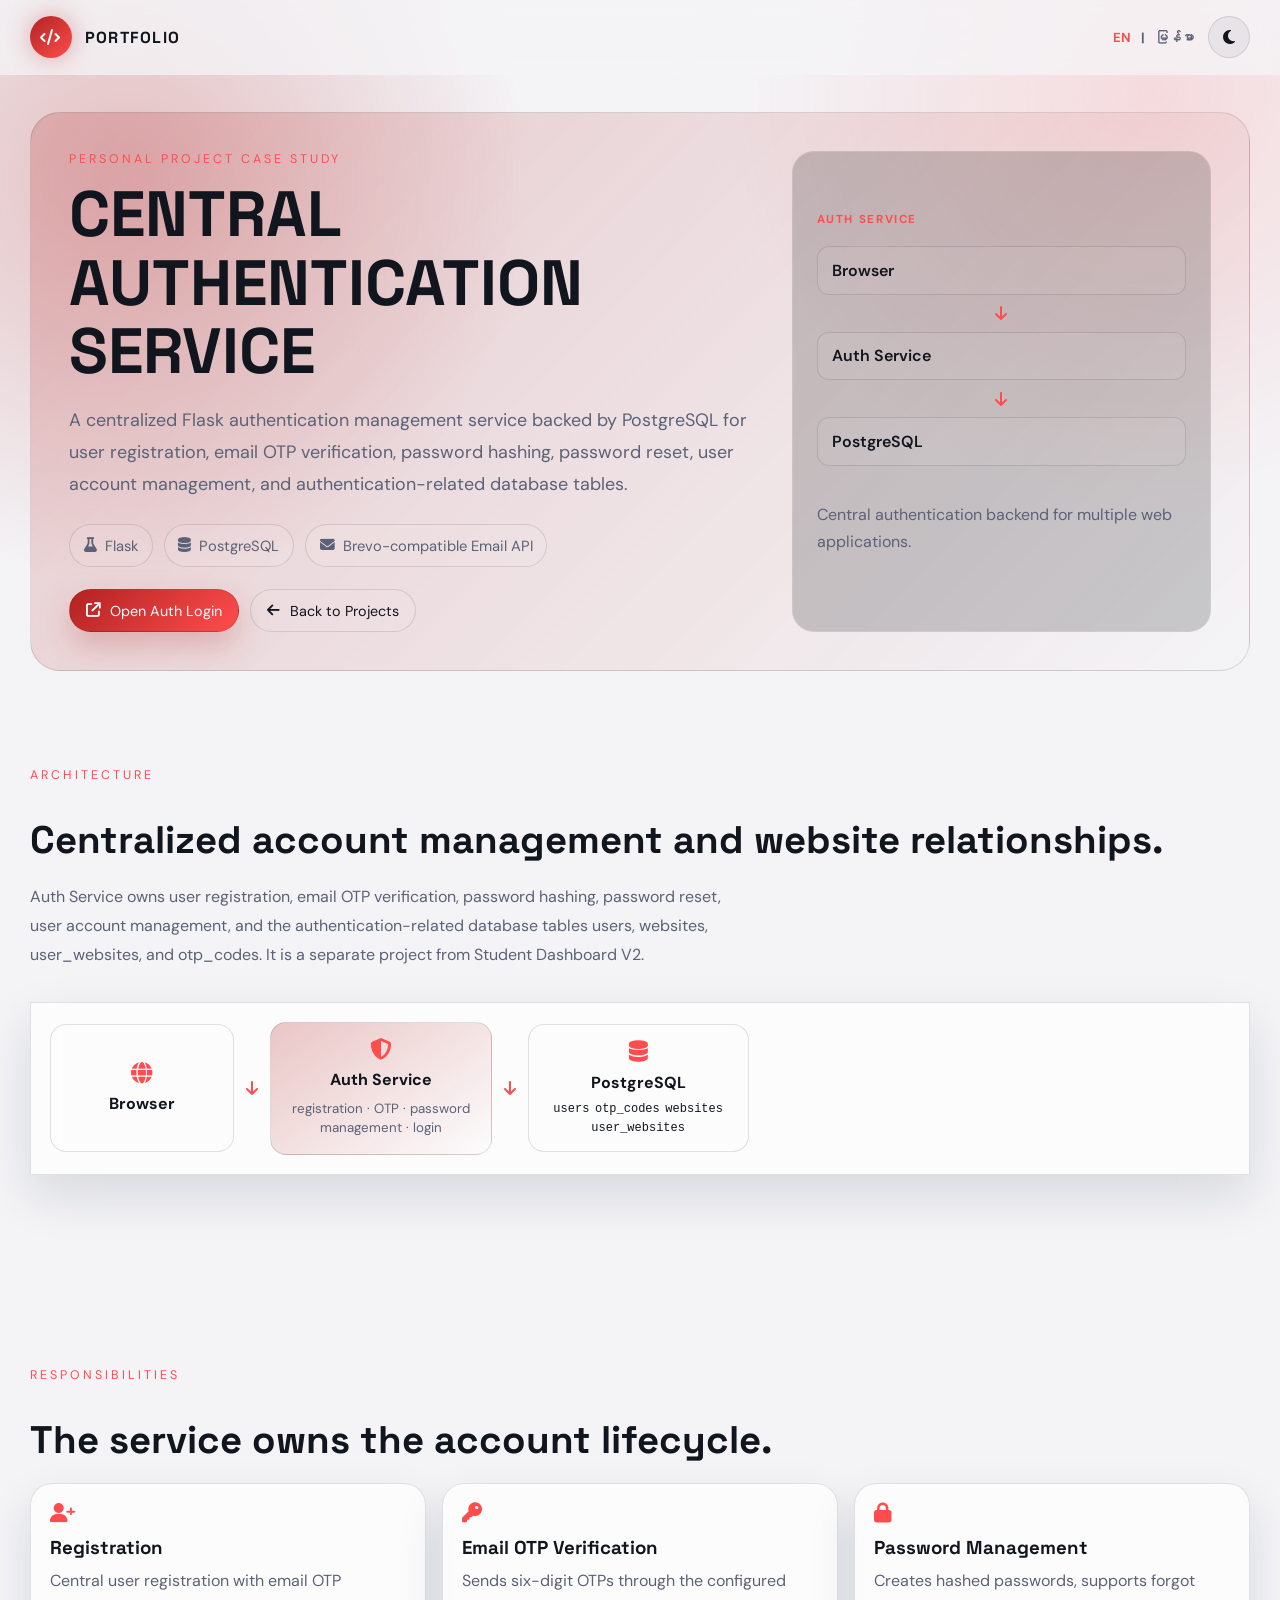
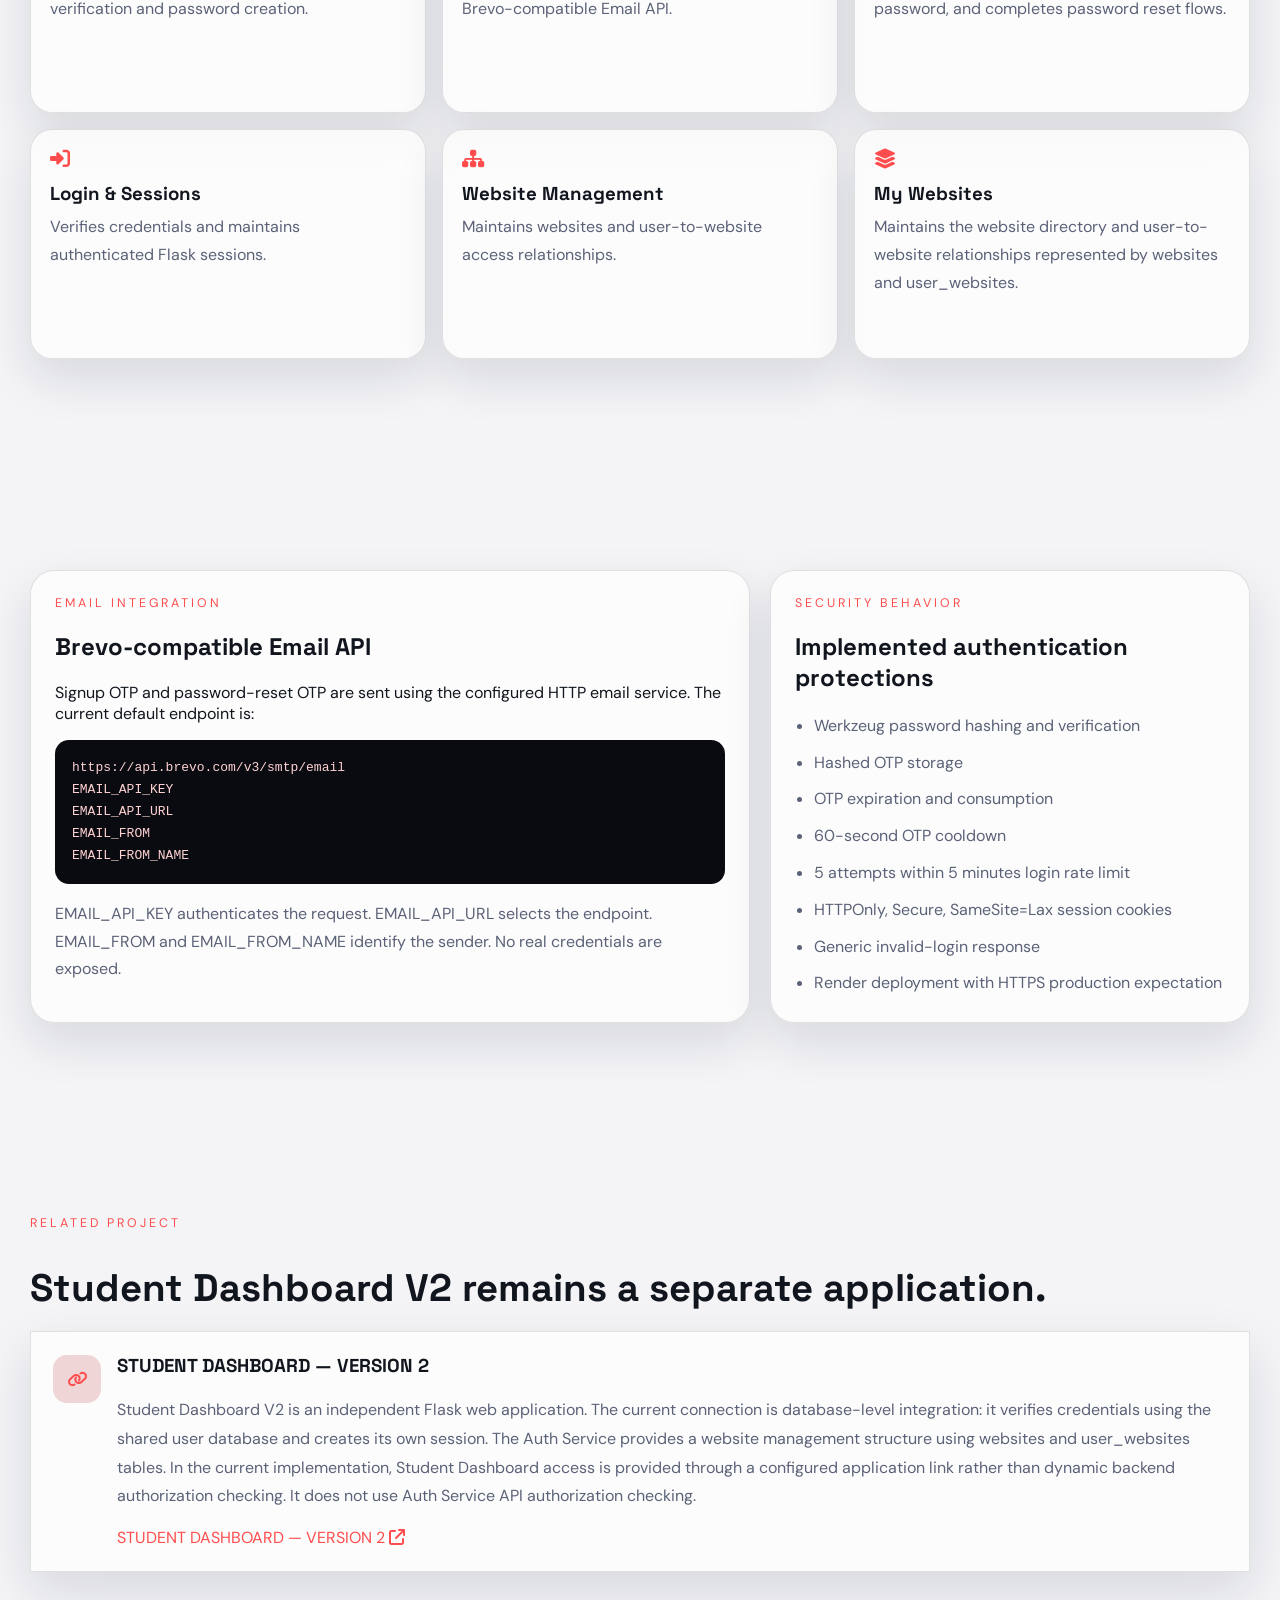
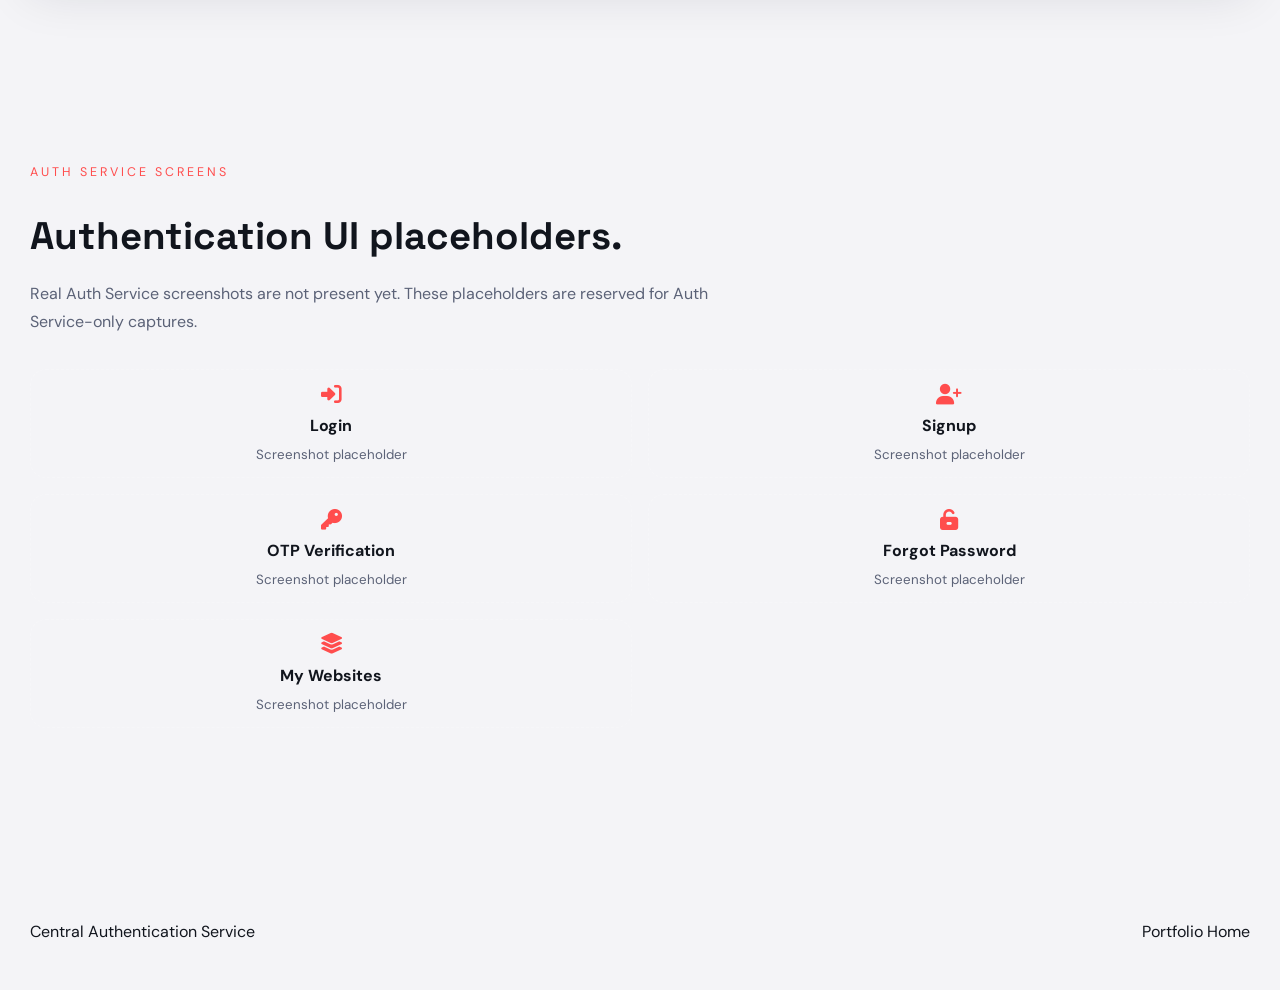
<file: projects/central-authentication-system.html>
<!DOCTYPE html>
<html lang="en">

<head>
    <meta charset="UTF-8" />
    <meta name="viewport" content="width=device-width, initial-scale=1.0" />
    <meta name="description" content="Central Authentication Service project case study." />
    <title>Central Authentication Service | Project Case Study</title>
    <link rel="preconnect" href="https://fonts.googleapis.com" />
    <link rel="preconnect" href="https://fonts.gstatic.com" crossorigin />
    <link
        href="https://fonts.googleapis.com/css2?family=DM+Sans:wght@400;500;600;700&family=Space+Grotesk:wght@500;600;700&display=swap"
        rel="stylesheet" />
    <link rel="stylesheet" href="../assets/css/style.css" />
    <link rel="stylesheet" href="https://cdnjs.cloudflare.com/ajax/libs/font-awesome/6.7.2/css/all.min.css" />
</head>

<body class="auth-case-study">
    <div id="progress-bar"></div>
    <div class="cursor-glow"></div>
    <div class="loading-screen">
        <div class="loader"></div>
    </div>
    <nav class="navbar">
        <div class="container"><a href="../index.html" class="brand"><span class="brand-mark"><i
                        class="fa-solid fa-code"></i></span><span>Portfolio</span></a>
            <div class="nav-actions">
                <div class="language-switch" role="group" aria-label="Language switch"><button
                        class="language-option active" type="button" data-language="en">EN</button><span
                        aria-hidden="true">|</span><button class="language-option" type="button"
                        data-language="mm">မြန်မာ</button></div><button class="theme-toggle" id="themeToggle"
                    aria-label="Toggle theme"><i class="fa-solid fa-moon"></i></button>
            </div>
        </div>
    </nav>
    <main class="detail-page container">
        <section class="auth-hero reveal">
            <div class="auth-hero-copy">
                <div class="section-title" data-en="Personal Project Case Study"
                    data-mm="ကိုယ်ပိုင် Project Case Study">Personal Project Case Study</div>
                <h1 class="hero-title" data-en="CENTRAL AUTHENTICATION SERVICE"
                    data-mm="CENTRAL AUTHENTICATION SERVICE">CENTRAL AUTHENTICATION SERVICE</h1>
                <p class="hero-subtitle"
                    data-en="A centralized Flask authentication management service backed by PostgreSQL for user registration, email OTP verification, password hashing, password reset, user account management, and authentication-related database tables."
                    data-mm="Website အများအတွက် centralized registration, email OTP verification, password management, login, website access management နှင့် authenticated Flask sessions များကို ပေးသော PostgreSQL အခြေခံ Flask authentication backend တစ်ခုဖြစ်ပါတယ်။">
                    A standalone Flask authentication backend backed by PostgreSQL for centralized registration, email
                    OTP verification, password management, login, website access management, and authenticated Flask
                    sessions for multiple web applications.</p>
                <div class="hero-metrics"><span class="metric-pill"><i class="fa-solid fa-flask"></i> Flask</span><span
                        class="metric-pill"><i class="fa-solid fa-database"></i> PostgreSQL</span><span
                        class="metric-pill"><i class="fa-solid fa-envelope"></i> Brevo-compatible Email API</span></div>
                <div class="card-actions"><a class="btn btn-primary"
                        href="https://student-dashboard-v2.onrender.com/auth/login"><i
                            class="fa-solid fa-arrow-up-right-from-square"></i><span data-en="Open Auth Login"
                            data-mm="Auth Login ဖွင့်ရန်">Open Auth Login</span></a><a class="btn btn-secondary"
                        href="../index.html#projects"><i class="fa-solid fa-arrow-left"></i><span
                            data-en="Back to Projects" data-mm="Project များသို့ ပြန်သွားရန်">Back to
                            Projects</span></a></div>
            </div>
            <div class="case-study-signal">
                <div class="signal-label">AUTH SERVICE</div>
                <div class="signal-stack"><span>Browser</span><i class="fa-solid fa-arrow-down"></i><span>Auth
                        Service</span><i class="fa-solid fa-arrow-down"></i><span>PostgreSQL</span></div>
                <p data-en="Central authentication backend for multiple web applications."
                    data-mm="Web application အများအတွက် central authentication backend ဖြစ်ပါတယ်။">Central
                    authentication backend for multiple web applications.</p>
            </div>
        </section>

        <section class="reveal">
            <div class="section-title" data-en="Architecture" data-mm="ဖွဲ့စည်းပုံ">Architecture</div>
            <h2 class="section-heading" data-en="Centralized account management and website relationships."
                data-mm="ဗဟိုပြု account management နှင့် website ဆက်နွယ်မှုများ။">Centralized account management and
                website relationships.</h2>
            <p class="section-copy"
                data-en="Auth Service owns user registration, email OTP verification, password hashing, password reset, user account management, and the authentication-related database tables users, websites, user_websites, and otp_codes. It is a separate project from Student Dashboard V2."
                data-mm="Auth Service က user registration, email OTP verification, password hashing, password reset, user account management နှင့် users, websites, user_websites, otp_codes database tables များကို စီမံပါတယ်။ Student Dashboard V2 နှင့် သီးခြား project ဖြစ်ပါတယ်။">
                Auth Service owns user registration, email OTP verification, password hashing, password reset, user
                account
                management, and the authentication-related database tables <code>users</code>, <code>websites</code>,
                <code>user_websites</code>, and <code>otp_codes</code>. It is a separate project from Student Dashboard
                V2.
            </p>
            <div class="architecture-flow glass-card">
                <div class="flow-node"><i class="fa-solid fa-globe"></i><strong>Browser</strong></div>
                <div class="flow-arrow"><i class="fa-solid fa-arrow-down"></i></div>
                <div class="flow-node accent-node"><i class="fa-solid fa-shield-halved"></i><strong>Auth
                        Service</strong><small>registration · OTP · password management · login</small></div>
                <div class="flow-arrow"><i class="fa-solid fa-arrow-down"></i></div>
                <div class="flow-node"><i class="fa-solid fa-database"></i><strong>PostgreSQL</strong>
                    <div class="flow-tables">
                        <code>users</code><code>otp_codes</code><code>websites</code><code>user_websites</code>
                    </div>
                </div>
            </div>
        </section>

        <section class="reveal">
            <div class="section-title" data-en="Responsibilities" data-mm="တာဝန်များ">Responsibilities</div>
            <h2 class="section-heading" data-en="The service owns the account lifecycle."
                data-mm="Service က account lifecycle ကို စီမံပါတယ်။">The service owns the account lifecycle.</h2>
            <div class="feature-grid auth-feature-grid">
                <article class="feature-card glass-card"><i class="feature-icon fa-solid fa-user-plus"></i>
                    <h3 data-en="Registration" data-mm="Registration">Registration</h3>
                    <p data-en="Central user registration with email OTP verification and password creation."
                        data-mm="Email OTP verification နှင့် password creation ပါသော central user registration.">
                        Central user registration with email OTP verification and password creation.</p>
                </article>
                <article class="feature-card glass-card"><i class="feature-icon fa-solid fa-key"></i>
                    <h3 data-en="Email OTP Verification" data-mm="Email OTP Verification">Email OTP Verification</h3>
                    <p data-en="Sends six-digit OTPs through the configured Brevo-compatible Email API."
                        data-mm="သတ်မှတ်ထားသော Brevo-compatible Email API မှတစ်ဆင့် ဂဏန်းခြောက်လုံး OTP များကို ပေးပို့ပါတယ်။">
                        Sends six-digit OTPs through the configured Brevo-compatible Email API.</p>
                </article>
                <article class="feature-card glass-card"><i class="feature-icon fa-solid fa-lock"></i>
                    <h3 data-en="Password Management" data-mm="Password Management">Password Management</h3>
                    <p data-en="Creates hashed passwords, supports forgot password, and completes password reset flows."
                        data-mm="Hashed passwords ဖန်တီးပြီး forgot password နှင့် password reset flows များကို support လုပ်ပါတယ်။">
                        Creates hashed passwords, supports forgot password, and completes password reset flows.</p>
                </article>
                <article class="feature-card glass-card"><i class="feature-icon fa-solid fa-right-to-bracket"></i>
                    <h3 data-en="Login & Sessions" data-mm="Login နှင့် Sessions">Login & Sessions</h3>
                    <p data-en="Verifies credentials and maintains authenticated Flask sessions."
                        data-mm="Credentials များကို စစ်ဆေးပြီး authenticated Flask sessions များကို ထိန်းသိမ်းပါတယ်။">
                        Verifies credentials and maintains authenticated Flask sessions.</p>
                </article>
                <article class="feature-card glass-card"><i class="feature-icon fa-solid fa-sitemap"></i>
                    <h3 data-en="Website Management" data-mm="Website Management">Website Management</h3>
                    <p data-en="Maintains websites and user-to-website access relationships."
                        data-mm="Websites နှင့် user-to-website access relationships များကို စီမံပါတယ်။">Maintains
                        websites and user-to-website access relationships.</p>
                </article>
                <article class="feature-card glass-card"><i class="feature-icon fa-solid fa-layer-group"></i>
                    <h3 data-en="My Websites" data-mm="My Websites">My Websites</h3>
                    <p data-en="Maintains the website directory and user-to-website relationships represented by websites and user_websites."
                        data-mm="websites နှင့် user_websites တို့ဖြင့် ဖော်ပြထားသော website directory နှင့် user-to-website relationships များကို စီမံပါတယ်။">
                        Maintains the website directory and user-to-website relationships represented by
                        <code>websites</code> and <code>user_websites</code>.
                    </p>
                </article>
            </div>
        </section>

        <section class="detail-grid reveal">
            <div class="detail-card glass-card">
                <div class="section-title" data-en="Email Integration" data-mm="Email Integration">Email Integration
                </div>
                <h2 data-en="Brevo-compatible Email API" data-mm="Brevo-compatible Email API">Brevo-compatible Email API
                </h2>
                <p data-en="Signup OTP and password-reset OTP are sent using the configured HTTP email service. The current default endpoint is:"
                    data-mm="Signup OTP နှင့် password-reset OTP များကို သတ်မှတ်ထားသော HTTP email service မှ ပေးပို့ပါတယ်။ လက်ရှိ default endpoint သည်:">
                    Signup OTP and password-reset OTP are sent using the configured HTTP email service. The current
                    default endpoint is:</p>
                <pre><code>https://api.brevo.com/v3/smtp/email</code>
EMAIL_API_KEY
EMAIL_API_URL
EMAIL_FROM
EMAIL_FROM_NAME</pre>
                <p class="muted-note"
                    data-en="EMAIL_API_KEY authenticates the request. EMAIL_API_URL selects the endpoint. EMAIL_FROM and EMAIL_FROM_NAME identify the sender. No real credentials are exposed."
                    data-mm="EMAIL_API_KEY က request ကို authenticate လုပ်ပါတယ်။ EMAIL_API_URL က endpoint ကို သတ်မှတ်ပါတယ်။ EMAIL_FROM နှင့် EMAIL_FROM_NAME က sender ကို ဖော်ပြပါတယ်။ Real credentials များကို မဖော်ပြထားပါ။">
                    EMAIL_API_KEY authenticates the request. EMAIL_API_URL selects the endpoint. EMAIL_FROM and
                    EMAIL_FROM_NAME identify the sender. No real credentials are exposed.</p>
            </div>
            <div class="detail-card glass-card">
                <div class="section-title" data-en="Security Behavior" data-mm="Security Behavior">Security Behavior
                </div>
                <h2 data-en="Implemented authentication protections"
                    data-mm="အကောင်အထည်ဖော်ထားသော authentication protections">Implemented authentication protections
                </h2>
                <ul class="security-list">
                    <li>Werkzeug password hashing and verification</li>
                    <li>Hashed OTP storage</li>
                    <li>OTP expiration and consumption</li>
                    <li>60-second OTP cooldown</li>
                    <li>5 attempts within 5 minutes login rate limit</li>
                    <li>HTTPOnly, Secure, SameSite=Lax session cookies</li>
                    <li>Generic invalid-login response</li>
                    <li>Render deployment with HTTPS production expectation</li>
                </ul>
            </div>
        </section>

        <section class="reveal">
            <div class="section-title" data-en="Related Project" data-mm="ဆက်စပ် Project">Related Project</div>
            <h2 class="section-heading" data-en="Student Dashboard V2 remains a separate application."
                data-mm="Student Dashboard V2 သည် သီးခြား application ဖြစ်ပါတယ်။">Student Dashboard V2 remains a
                separate application.</h2>
            <div class="website-callout glass-card">
                <div class="website-callout-icon"><i class="fa-solid fa-link"></i></div>
                <div>
                    <h3>STUDENT DASHBOARD — VERSION 2</h3>
                    <p data-en="Student Dashboard V2 is an independent Flask web application. The current connection is database-level integration: it verifies credentials using the shared user database and creates its own session. The Auth Service provides a website management structure using websites and user_websites tables. In the current implementation, Student Dashboard access is provided through a configured application link rather than dynamic backend authorization checking. It does not use Auth Service API authorization checking."
                        data-mm="Student Dashboard V2 သည် သီးခြား Flask web application ဖြစ်ပါတယ်။ လက်ရှိ connection သည် database-level integration ဖြစ်ပြီး shared user database ကို အသုံးပြု၍ credentials များကို စစ်ဆေးကာ ကိုယ်ပိုင် session ကို ဖန်တီးပါတယ်။ Auth Service သည် websites နှင့် user_websites tables များကို အသုံးပြု၍ website management structure ကို ပေးပါတယ်။ လက်ရှိ implementation တွင် Student Dashboard access ကို dynamic backend authorization checking မဟုတ်ဘဲ configured application link မှတစ်ဆင့် ပေးထားပါတယ်။ Auth Service API authorization checking ကို အသုံးမပြုပါ။">
                        Student Dashboard V2 is an independent Flask web application. The current connection is
                        database-level
                        integration: it verifies credentials using the shared user database and creates its own session.
                        The
                        Auth Service provides a website management structure using <code>websites</code> and
                        <code>user_websites</code> tables. In the current implementation, Student Dashboard access is
                        provided through a configured application link rather than dynamic backend authorization
                        checking.
                        It does not use Auth Service API authorization checking.
                    </p><a class="external-link" href="student-dashboard-v2.html">STUDENT DASHBOARD — VERSION 2 <i
                            class="fa-solid fa-arrow-up-right-from-square"></i></a>
                </div>
            </div>
        </section>

        <section class="reveal">
            <div class="section-title" data-en="Auth Service Screens" data-mm="Auth Service Screens">Auth Service
                Screens</div>
            <h2 class="section-heading" data-en="Authentication UI placeholders."
                data-mm="Authentication UI placeholders.">Authentication UI placeholders.</h2>
            <p class="section-copy"
                data-en="Real Auth Service screenshots are not present yet. These placeholders are reserved for Auth Service-only captures."
                data-mm="Auth Service screenshot အမှန်များ မထည့်ရသေးပါ။ ဤ placeholders များသည် Auth Service-only captures များအတွက် ဖြစ်ပါတယ်။">
                Real Auth Service screenshots are not present yet. These placeholders are reserved for Auth Service-only
                captures.</p>
            <div class="screens-grid">
                <div><i class="fa-solid fa-right-to-bracket"></i><strong>Login</strong><small>Screenshot
                        placeholder</small></div>
                <div><i class="fa-solid fa-user-plus"></i><strong>Signup</strong><small>Screenshot placeholder</small>
                </div>
                <div><i class="fa-solid fa-key"></i><strong>OTP Verification</strong><small>Screenshot
                        placeholder</small></div>
                <div><i class="fa-solid fa-unlock-keyhole"></i><strong>Forgot Password</strong><small>Screenshot
                        placeholder</small></div>
                <div><i class="fa-solid fa-layer-group"></i><strong>My Websites</strong><small>Screenshot
                        placeholder</small></div>
            </div>
        </section>
    </main><a href="#" id="backToTop" class="back-to-top"><i class="fa-solid fa-arrow-up"></i></a>
    <footer class="footer">
        <div class="container"><span>Central Authentication Service</span><a href="../index.html">Portfolio Home</a>
        </div>
    </footer>
    <script src="../assets/js/main.js"></script>
    <script>document.addEventListener('DOMContentLoaded', () => { const buttons = document.querySelectorAll('.language-option'); const translatable = document.querySelectorAll('[data-en][data-mm]'); const savedLanguage = localStorage.getItem('selectedLanguage') || 'en'; function setLanguage(language) { document.documentElement.lang = language === 'mm' ? 'my' : 'en'; translatable.forEach((element) => { element.textContent = element.dataset[language]; }); buttons.forEach((button) => button.classList.toggle('active', button.dataset.language === language)); localStorage.setItem('selectedLanguage', language); } buttons.forEach((button) => button.addEventListener('click', () => setLanguage(button.dataset.language))); setLanguage(savedLanguage); });</script>
</body>

</html>
</file>
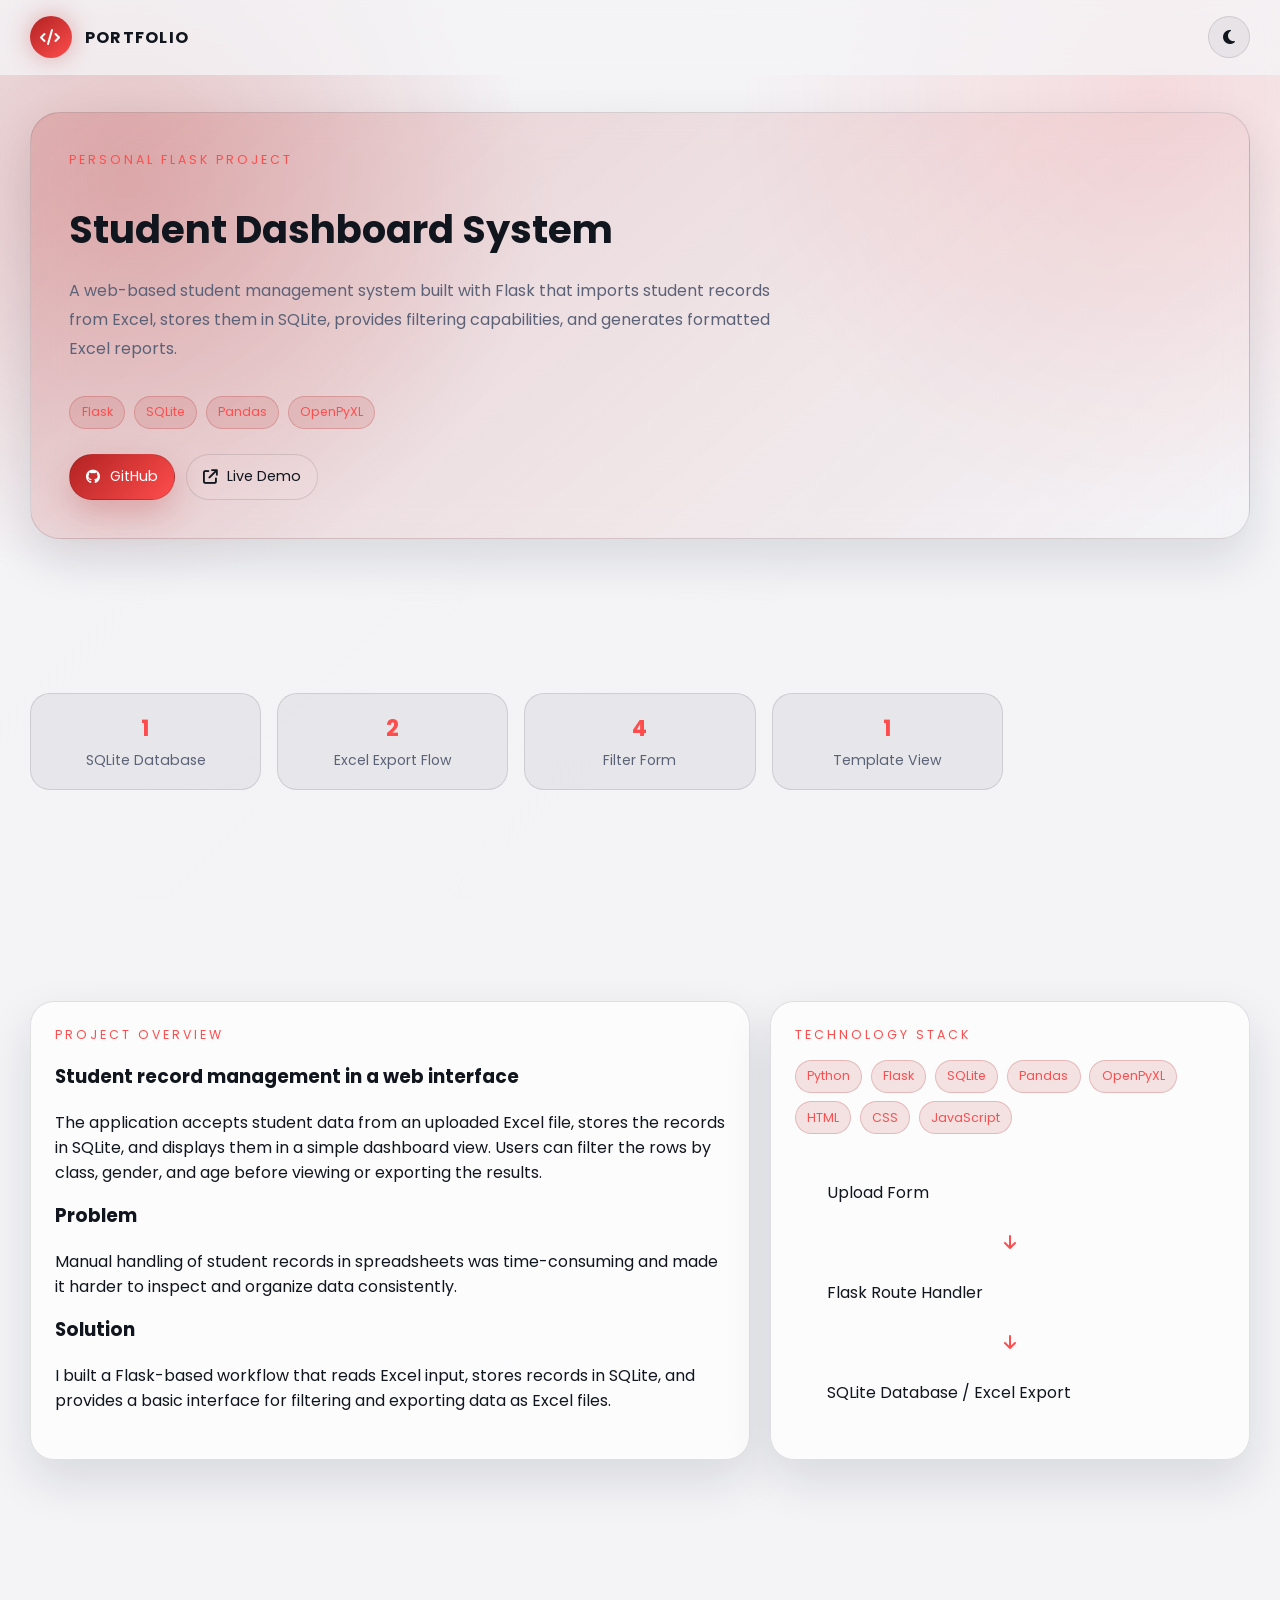
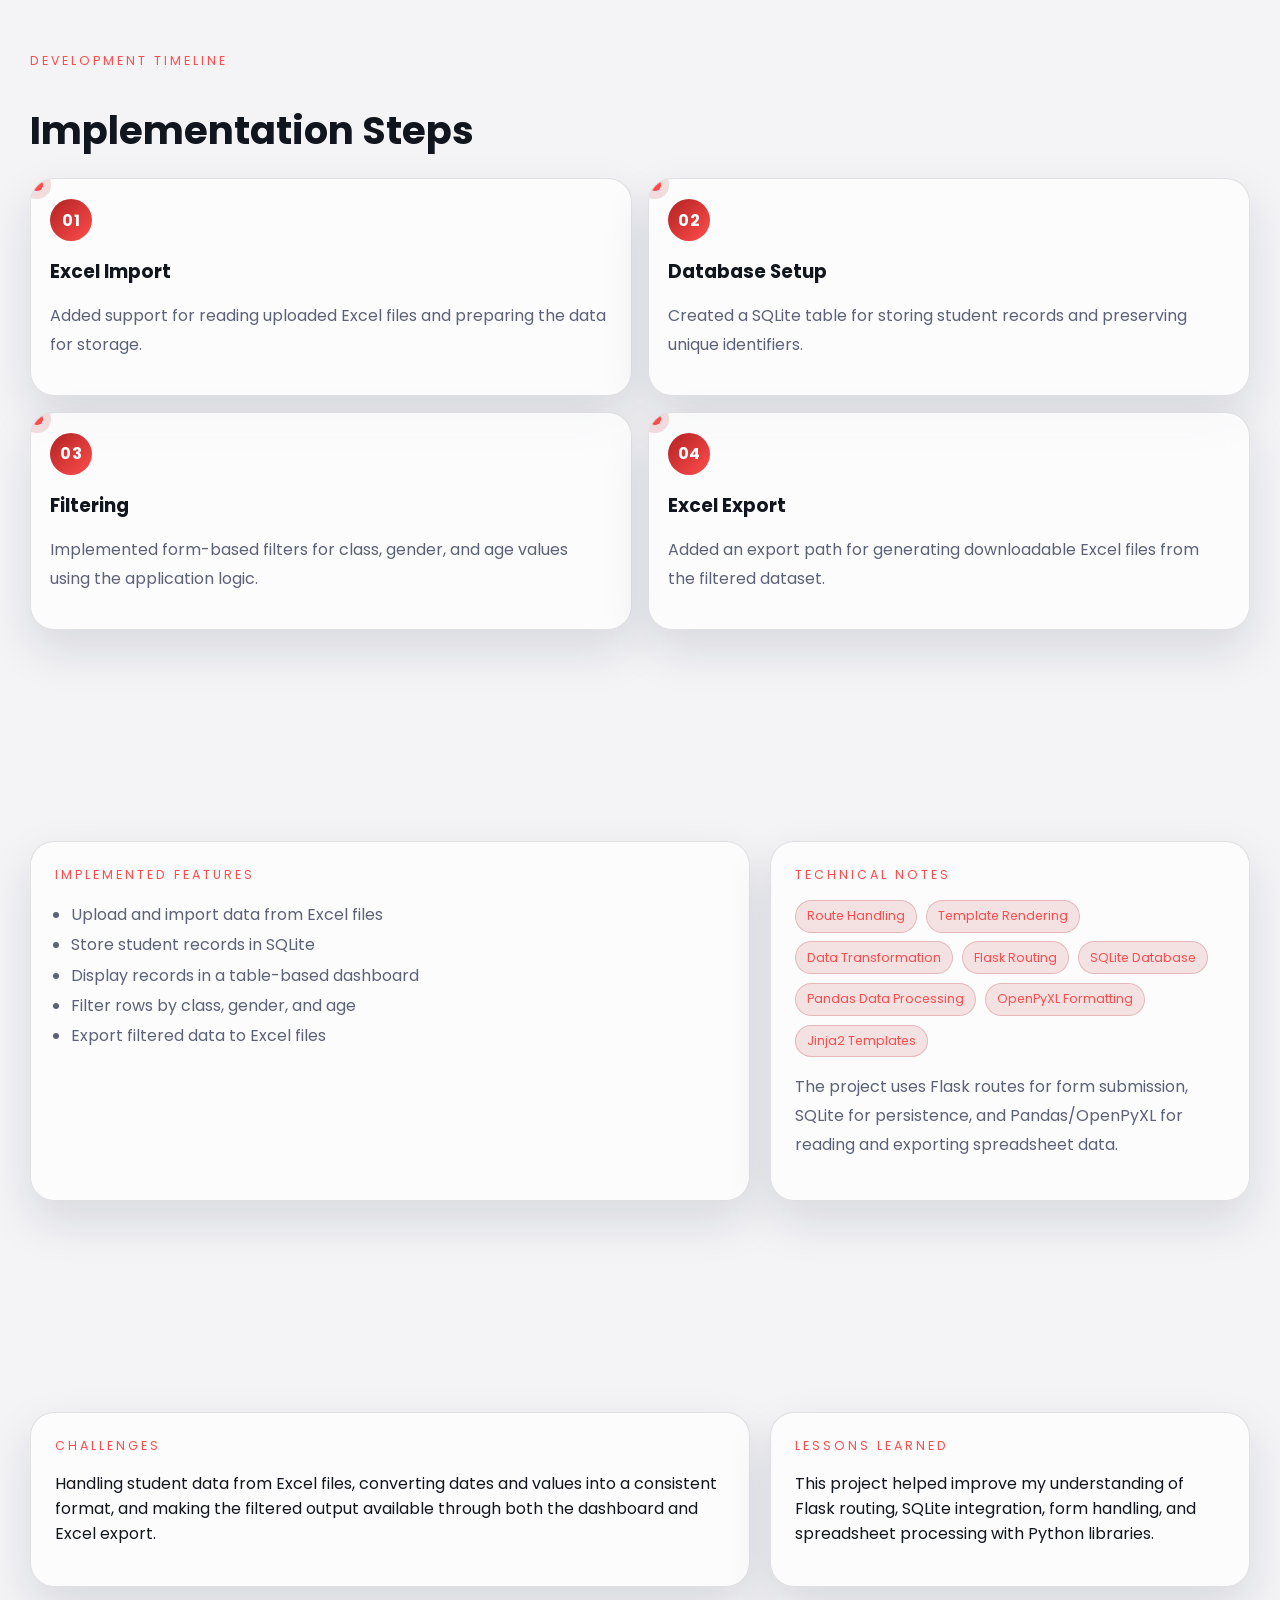
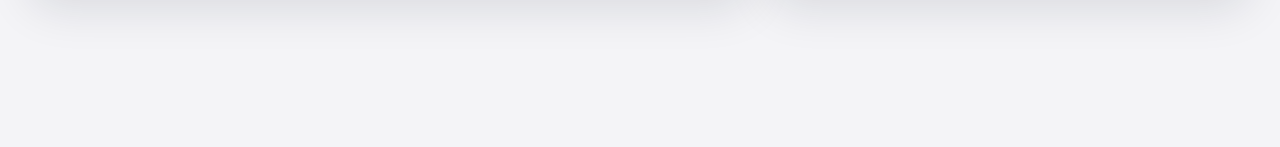
<file: projects/student-management-system.html>
<!DOCTYPE html>
<html lang="en">

<head>
    <meta charset="UTF-8" />
    <meta name="viewport" content="width=device-width, initial-scale=1.0" />
    <title>Project Detail | Student Dashboard System</title>
    <link rel="preconnect" href="https://fonts.googleapis.com" />
    <link rel="preconnect" href="https://fonts.gstatic.com" crossorigin />
    <link href="https://fonts.googleapis.com/css2?family=Poppins:wght@300;400;500;600;700;800&display=swap"
        rel="stylesheet" />
    <link rel="stylesheet" href="../assets/css/style.css" />
    <link rel="stylesheet" href="https://cdnjs.cloudflare.com/ajax/libs/font-awesome/6.7.2/css/all.min.css" />
</head>

<body>
    <div id="progress-bar"></div>
    <div class="loading-screen">
        <div class="loader"></div>
    </div>
    <nav class="navbar">
        <div class="container">
            <a href="../index.html" class="brand"><span class="brand-mark"><i class="fa-solid fa-code"></i></span>
                Portfolio</a>
            <div class="nav-actions">
                <button class="theme-toggle" id="themeToggle"><i class="fa-solid fa-moon"></i></button>
            </div>
        </div>
    </nav>

    <main class="detail-page container">
        <section class="detail-hero reveal glass-card" style="padding: 2.4rem;">
            <div class="section-title">Personal Flask Project</div>
            <h1 class="section-heading">Student Dashboard System</h1>
            <p class="section-copy">A web-based student management system built with Flask that imports student records
                from Excel, stores them in SQLite, provides filtering capabilities, and generates formatted Excel
                reports.</p>
            <div class="badges" style="margin: 1.4rem 0 1.6rem;">
                <span class="badge-pill">Flask</span>
                <span class="badge-pill">SQLite</span>
                <span class="badge-pill">Pandas</span>
                <span class="badge-pill">OpenPyXL</span>
            </div>
            <div class="card-actions">
                <a class="btn btn-primary" href="https://github.com/shinenyi123/student-dashboard"><i
                        class="fa-brands fa-github"></i> GitHub</a>
                <a class="btn btn-secondary" href="https://student-dashboard-1-mmdm.onrender.com/"><i
                        class="fa-solid fa-arrow-up-right-from-square"></i> Live
                    Demo</a>
            </div>
        </section>

        <section class="reveal">
            <div class="stats-grid">
                <div class="stat-card">
                    <div class="stat-value" data-count="1" data-suffix="">0</div>
                    <div class="stat-label">SQLite Database</div>
                </div>
                <div class="stat-card">
                    <div class="stat-value" data-count="2" data-suffix="">0</div>
                    <div class="stat-label">Excel Export Flow</div>
                </div>
                <div class="stat-card">
                    <div class="stat-value" data-count="4" data-suffix="">0</div>
                    <div class="stat-label">Filter Form</div>
                </div>
                <div class="stat-card">
                    <div class="stat-value" data-count="1" data-suffix="">0</div>
                    <div class="stat-label">Template View</div>
                </div>
            </div>
        </section>

        <section class="detail-grid reveal">
            <div class="detail-card glass-card">
                <div class="section-title">Project Overview</div>
                <h3>Student record management in a web interface</h3>
                <p>The application accepts student data from an uploaded Excel file, stores the records in SQLite, and
                    displays them in a simple dashboard view. Users can filter the rows by class, gender, and age before
                    viewing or exporting the results.</p>
                <h3 style="margin-top:1rem;">Problem</h3>
                <p>Manual handling of student records in spreadsheets was time-consuming and made it harder to inspect
                    and
                    organize data consistently.</p>
                <h3 style="margin-top:1rem;">Solution</h3>
                <p>I built a Flask-based workflow that reads Excel input, stores records in SQLite, and provides a basic
                    interface for filtering and exporting data as Excel files.</p>
            </div>

            <div class="detail-card glass-card">
                <div class="section-title">Technology Stack</div>
                <div class="badges">
                    <span class="badge-pill">Python</span>
                    <span class="badge-pill">Flask</span>
                    <span class="badge-pill">SQLite</span>
                    <span class="badge-pill">Pandas</span>
                    <span class="badge-pill">OpenPyXL</span>
                    <span class="badge-pill">HTML</span>
                    <span class="badge-pill">CSS</span>
                    <span class="badge-pill">JavaScript</span>
                </div>
                <div class="diagram" style="margin-top: 1rem; padding: 1rem; min-height: 220px;">
                    <div style="display:grid; gap:.65rem; width:100%;">
                        <div class="detail-card" style="padding:.9rem 1rem; border-radius: 16px;">Upload Form</div>
                        <div style="text-align:center; color:var(--accent-2);"><i class="fa-solid fa-arrow-down"></i>
                        </div>
                        <div class="detail-card" style="padding:.9rem 1rem; border-radius: 16px;">Flask Route Handler
                        </div>
                        <div style="text-align:center; color:var(--accent-2);"><i class="fa-solid fa-arrow-down"></i>
                        </div>
                        <div class="detail-card" style="padding:.9rem 1rem; border-radius: 16px;">SQLite Database /
                            Excel Export</div>
                    </div>
                </div>
            </div>
        </section>

        <section class="reveal">
            <div class="section-title">Development Timeline</div>
            <h2 class="section-heading">Implementation Steps</h2>
            <div class="timeline-grid">
                <article class="timeline-card glass-card">
                    <span class="timeline-step">01</span>
                    <h3>Excel Import</h3>
                    <p>Added support for reading uploaded Excel files and preparing the data for storage.</p>
                </article>
                <article class="timeline-card glass-card">
                    <span class="timeline-step">02</span>
                    <h3>Database Setup</h3>
                    <p>Created a SQLite table for storing student records and preserving unique identifiers.</p>
                </article>
                <article class="timeline-card glass-card">
                    <span class="timeline-step">03</span>
                    <h3>Filtering</h3>
                    <p>Implemented form-based filters for class, gender, and age values using the application logic.</p>
                </article>
                <article class="timeline-card glass-card">
                    <span class="timeline-step">04</span>
                    <h3>Excel Export</h3>
                    <p>Added an export path for generating downloadable Excel files from the filtered dataset.</p>
                </article>
            </div>
        </section>

        <section class="detail-grid reveal">
            <div class="detail-card glass-card">
                <div class="section-title">Implemented Features</div>
                <ul style="padding-left: 1rem; line-height: 1.9; color: var(--text-muted);">
                    <li>Upload and import data from Excel files</li>
                    <li>Store student records in SQLite</li>
                    <li>Display records in a table-based dashboard</li>
                    <li>Filter rows by class, gender, and age</li>
                    <li>Export filtered data to Excel files</li>
                </ul>
            </div>

            <div class="detail-card glass-card">
                <div class="section-title">Technical Notes</div>
                <div class="badges">
                    <span class="badge-pill">Route Handling</span>
                    <span class="badge-pill">Template Rendering</span>
                    <span class="badge-pill">Data Transformation</span>
                    <span class="badge-pill">Flask Routing</span>
                    <span class="badge-pill">SQLite Database</span>
                    <span class="badge-pill">Pandas Data Processing</span>
                    <span class="badge-pill">OpenPyXL Formatting</span>
                    <span class="badge-pill">Jinja2 Templates</span>
                </div>
                <p style="margin-top: 1rem; color: var(--text-muted); line-height: 1.8;">The project uses Flask routes
                    for form submission, SQLite for persistence, and Pandas/OpenPyXL for reading and exporting
                    spreadsheet data.</p>
            </div>
        </section>

        <section class="detail-grid reveal">
            <div class="detail-card glass-card">
                <div class="section-title">Challenges</div>
                <p>Handling student data from Excel files, converting dates and values into a consistent format, and
                    making the filtered output available through both the dashboard and Excel export.</p>
            </div>

            <div class="detail-card glass-card">
                <div class="section-title">Lessons Learned</div>
                <p>This project helped improve my understanding of Flask routing, SQLite integration, form handling, and
                    spreadsheet processing with Python libraries.</p>
            </div>
        </section>
    </main>

    <a href="#" id="backToTop" class="back-to-top"><i class="fa-solid fa-arrow-up"></i></a>
    <script src="../assets/js/main.js"></script>
</body>

</html>
</file>
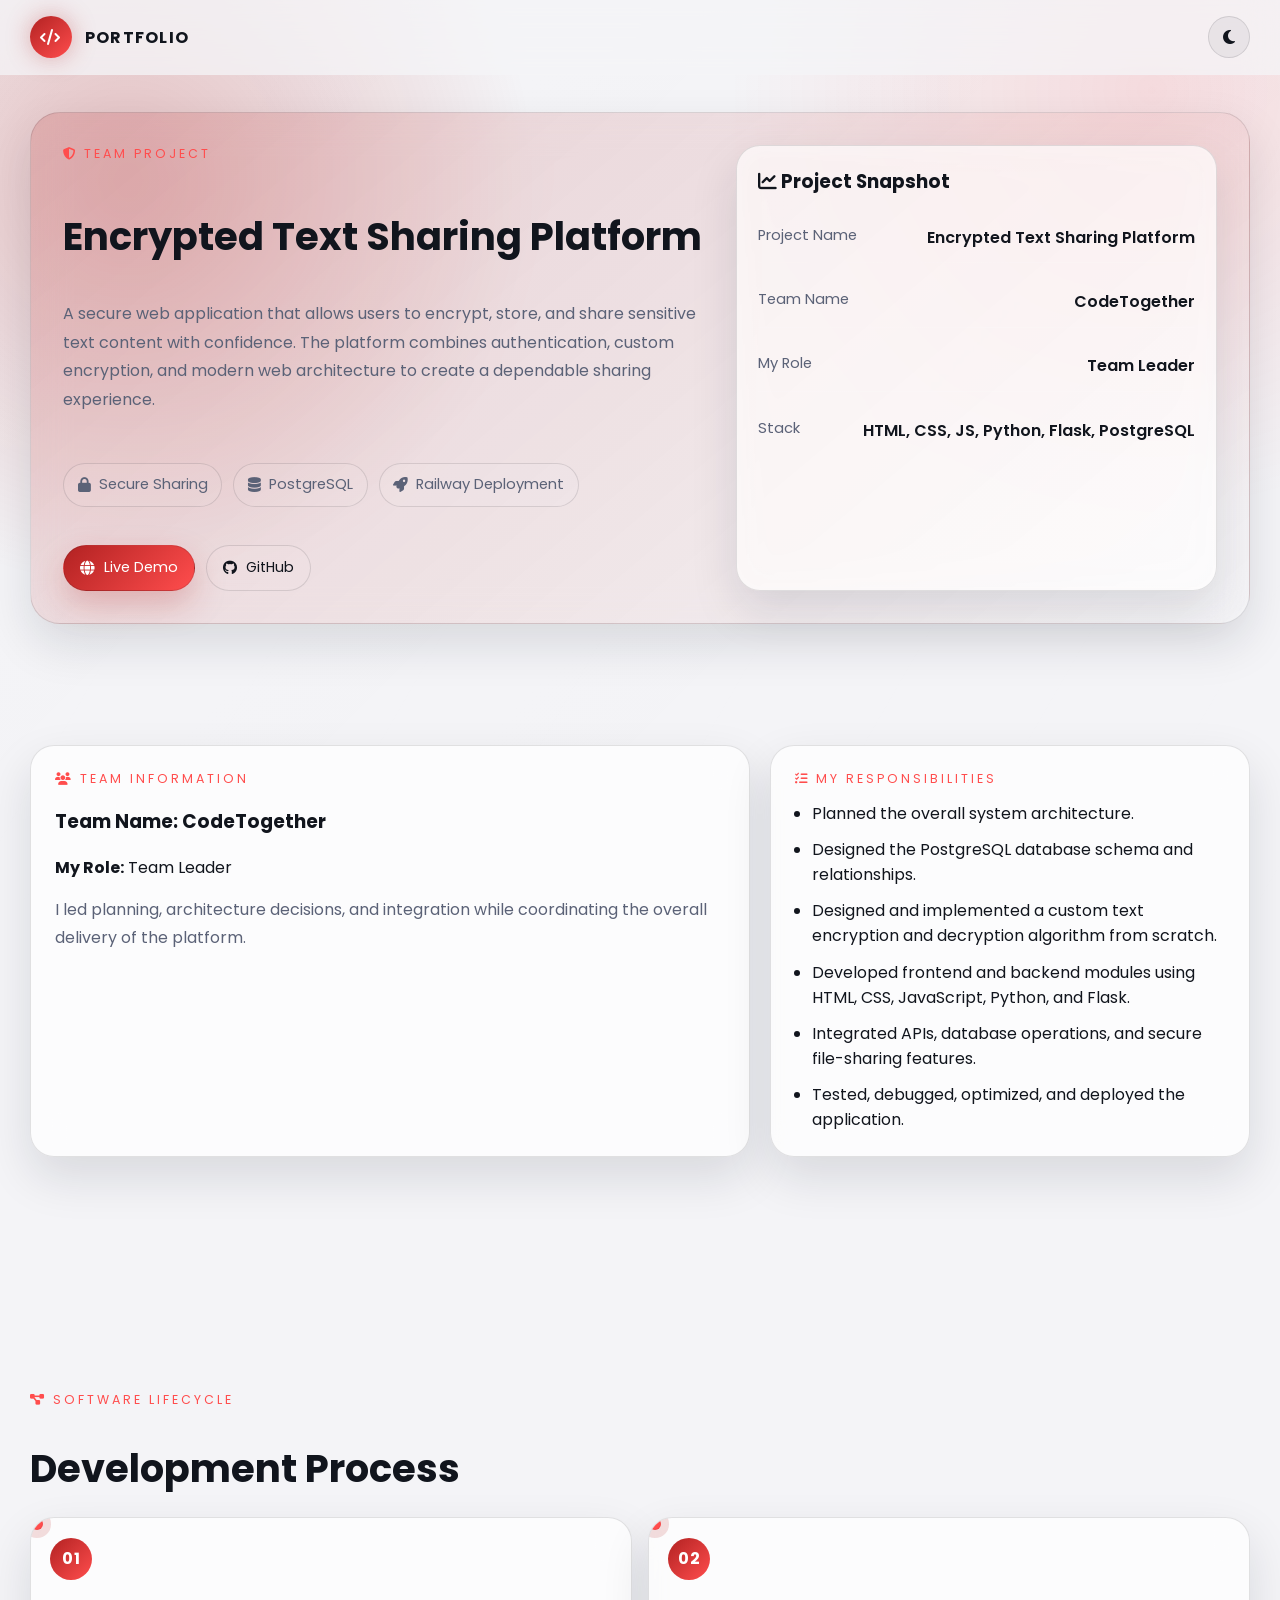
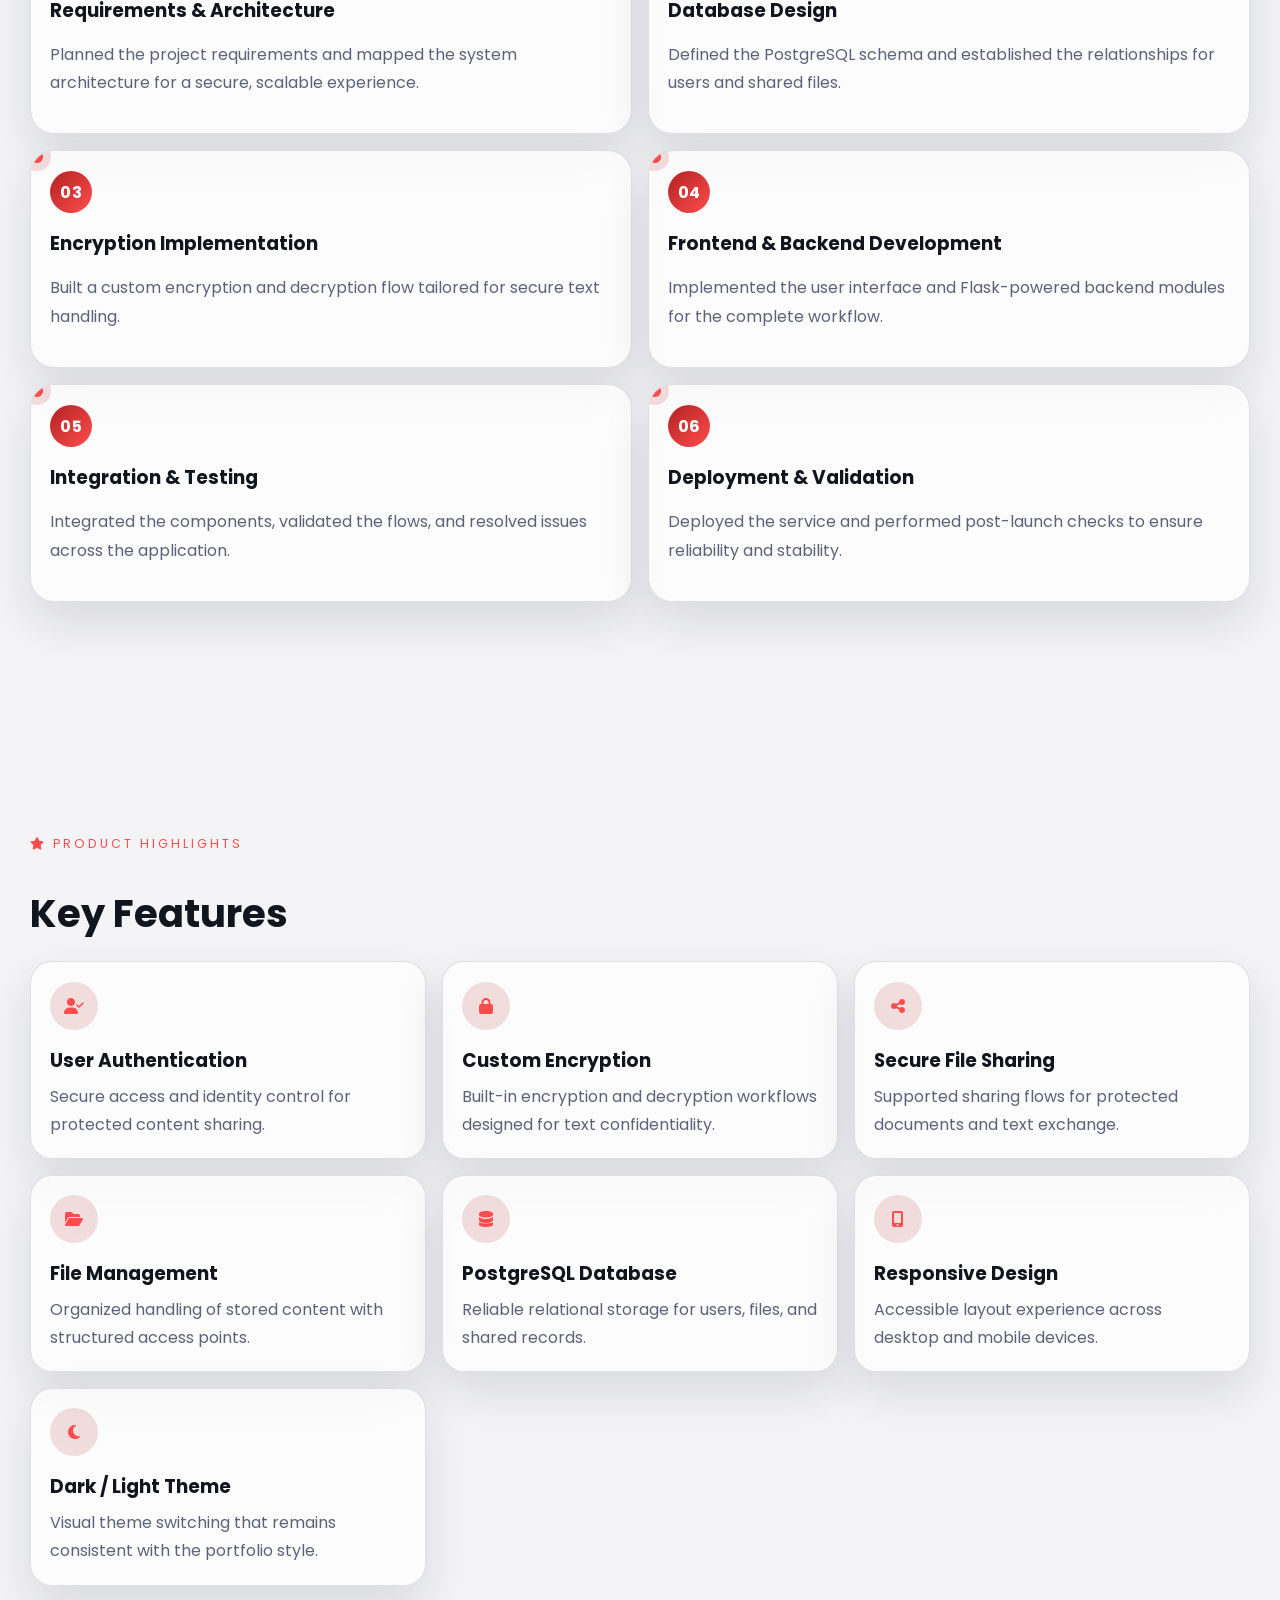
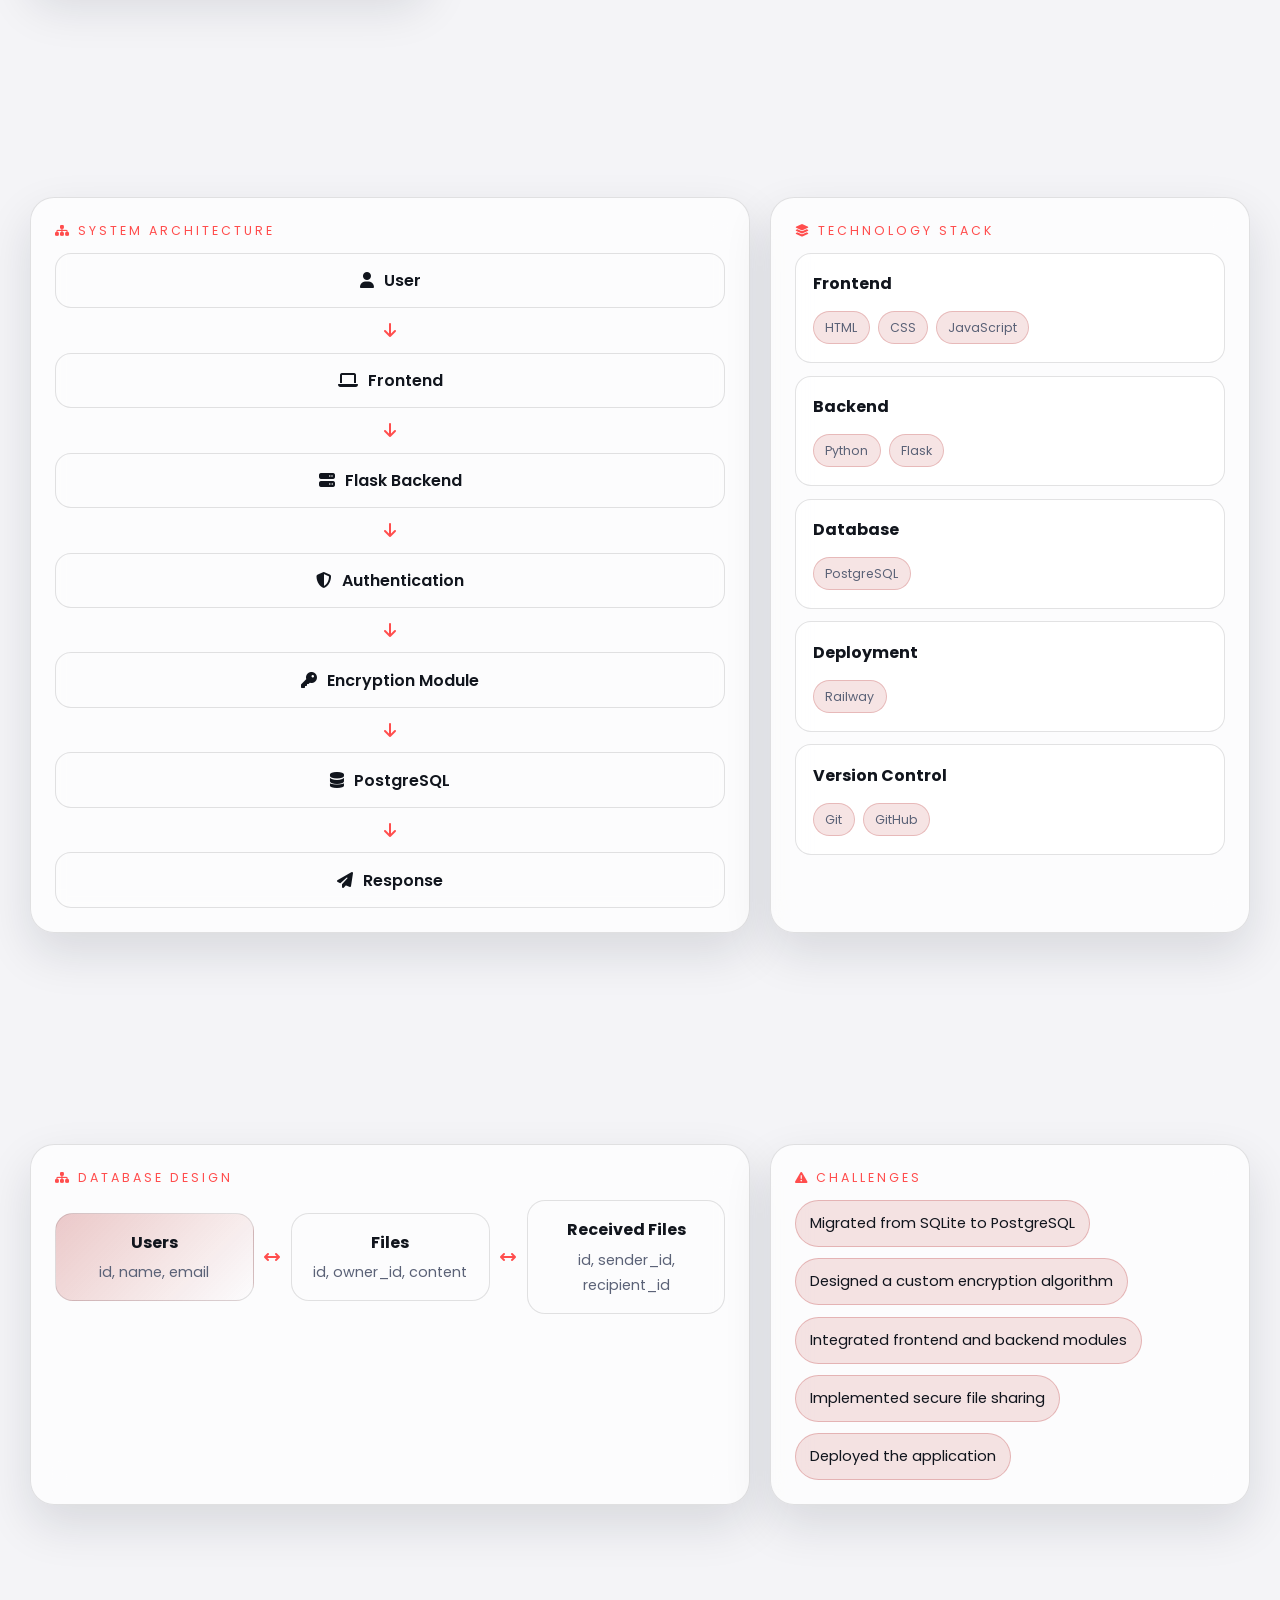
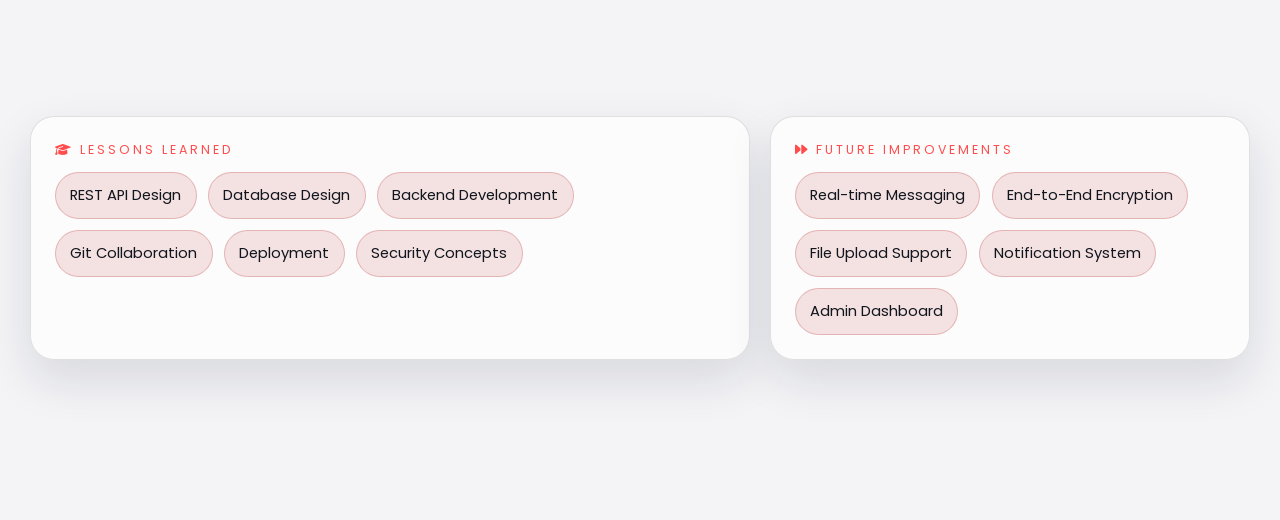
<file: team-projects/encrypted-text-sharing-platform.html>
<!DOCTYPE html>
<html lang="en">

<head>
    <meta charset="UTF-8" />
    <meta name="viewport" content="width=device-width, initial-scale=1.0" />
    <title>Team Project Detail | Encrypted Text Sharing Platform</title>
    <link rel="preconnect" href="https://fonts.googleapis.com" />
    <link rel="preconnect" href="https://fonts.gstatic.com" crossorigin />
    <link href="https://fonts.googleapis.com/css2?family=Poppins:wght@300;400;500;600;700;800&display=swap"
        rel="stylesheet" />
    <link rel="stylesheet" href="../assets/css/style.css" />
    <link rel="stylesheet" href="https://cdnjs.cloudflare.com/ajax/libs/font-awesome/6.7.2/css/all.min.css" />
</head>

<body>
    <div id="progress-bar"></div>
    <div class="loading-screen">
        <div class="loader"></div>
    </div>
    <nav class="navbar">
        <div class="container">
            <a href="../index.html" class="brand"><span class="brand-mark"><i class="fa-solid fa-code"></i></span>
                Portfolio</a>
            <div class="nav-actions">
                <button class="theme-toggle" id="themeToggle"><i class="fa-solid fa-moon"></i></button>
            </div>
        </div>
    </nav>

    <main class="detail-page container">
        <section class="detail-hero reveal glass-card">
            <div class="detail-hero-grid">
                <div class="detail-hero-content">
                    <div class="section-title"><i class="fa-solid fa-shield-halved"></i> Team Project</div>
                    <h1 class="section-heading">Encrypted Text Sharing Platform</h1>
                    <p class="section-copy">A secure web application that allows users to encrypt, store, and share
                        sensitive text content with confidence. The platform combines authentication, custom
                        encryption, and modern web architecture to create a dependable sharing experience.</p>
                    <div class="hero-metrics">
                        <span class="metric-pill"><i class="fa-solid fa-lock"></i> Secure Sharing</span>
                        <span class="metric-pill"><i class="fa-solid fa-database"></i> PostgreSQL</span>
                        <span class="metric-pill"><i class="fa-solid fa-rocket"></i> Railway Deployment</span>
                    </div>
                    <div class="card-actions">
                        <a class="btn btn-primary"
                            href="https://encrypted-text-sharing-platform-production.up.railway.app/"><i
                                class="fa-solid fa-globe"></i> Live Demo</a>
                        <a class="btn btn-secondary"
                            href="https://github.com/Team-Projects-ShineCompy/encrypted-text-sharing-platform"><i
                                class="fa-brands fa-github"></i> GitHub</a>
                    </div>
                </div>

                <div class="project-highlights glass-card">
                    <h3><i class="fa-solid fa-chart-line"></i> Project Snapshot</h3>
                    <ul class="detail-list">
                        <li><span>Project Name</span><strong>Encrypted Text Sharing Platform</strong></li>
                        <li><span>Team Name</span><strong>CodeTogether</strong></li>
                        <li><span>My Role</span><strong>Team Leader</strong></li>
                        <li><span>Stack</span><strong>HTML, CSS, JS, Python, Flask, PostgreSQL</strong></li>
                    </ul>
                </div>
            </div>
        </section>

        <section class="detail-grid reveal">
            <div class="detail-card glass-card">
                <div class="section-title"><i class="fa-solid fa-users"></i> Team Information</div>
                <h3>Team Name: CodeTogether</h3>
                <p><strong>My Role:</strong> Team Leader</p>
                <p class="section-copy">I led planning, architecture decisions, and integration while coordinating the
                    overall delivery of the platform.</p>
            </div>

            <div class="detail-card glass-card">
                <div class="section-title"><i class="fa-solid fa-list-check"></i> My Responsibilities</div>
                <ul class="detail-list bullets">
                    <li>Planned the overall system architecture.</li>
                    <li>Designed the PostgreSQL database schema and relationships.</li>
                    <li>Designed and implemented a custom text encryption and decryption algorithm from scratch.</li>
                    <li>Developed frontend and backend modules using HTML, CSS, JavaScript, Python, and Flask.</li>
                    <li>Integrated APIs, database operations, and secure file-sharing features.</li>
                    <li>Tested, debugged, optimized, and deployed the application.</li>
                </ul>
            </div>
        </section>

        <section class="reveal">
            <div class="section-heading-row">
                <div class="section-title"><i class="fa-solid fa-diagram-project"></i> Software Lifecycle</div>
                <h2 class="section-heading">Development Process</h2>
            </div>
            <div class="timeline-grid">
                <article class="timeline-card glass-card">
                    <span class="timeline-step">01</span>
                    <h3>Requirements & Architecture</h3>
                    <p>Planned the project requirements and mapped the system architecture for a secure, scalable
                        experience.</p>
                </article>
                <article class="timeline-card glass-card">
                    <span class="timeline-step">02</span>
                    <h3>Database Design</h3>
                    <p>Defined the PostgreSQL schema and established the relationships for users and shared files.</p>
                </article>
                <article class="timeline-card glass-card">
                    <span class="timeline-step">03</span>
                    <h3>Encryption Implementation</h3>
                    <p>Built a custom encryption and decryption flow tailored for secure text handling.</p>
                </article>
                <article class="timeline-card glass-card">
                    <span class="timeline-step">04</span>
                    <h3>Frontend & Backend Development</h3>
                    <p>Implemented the user interface and Flask-powered backend modules for the complete workflow.</p>
                </article>
                <article class="timeline-card glass-card">
                    <span class="timeline-step">05</span>
                    <h3>Integration & Testing</h3>
                    <p>Integrated the components, validated the flows, and resolved issues across the application.</p>
                </article>
                <article class="timeline-card glass-card">
                    <span class="timeline-step">06</span>
                    <h3>Deployment & Validation</h3>
                    <p>Deployed the service and performed post-launch checks to ensure reliability and stability.</p>
                </article>
            </div>
        </section>

        <section class="reveal">
            <div class="section-heading-row">
                <div class="section-title"><i class="fa-solid fa-star"></i> Product Highlights</div>
                <h2 class="section-heading">Key Features</h2>
            </div>
            <div class="feature-grid">
                <article class="feature-card glass-card">
                    <div class="icon-pill"><i class="fa-solid fa-user-check"></i></div>
                    <h3>User Authentication</h3>
                    <p>Secure access and identity control for protected content sharing.</p>
                </article>
                <article class="feature-card glass-card">
                    <div class="icon-pill"><i class="fa-solid fa-lock"></i></div>
                    <h3>Custom Encryption</h3>
                    <p>Built-in encryption and decryption workflows designed for text confidentiality.</p>
                </article>
                <article class="feature-card glass-card">
                    <div class="icon-pill"><i class="fa-solid fa-share-nodes"></i></div>
                    <h3>Secure File Sharing</h3>
                    <p>Supported sharing flows for protected documents and text exchange.</p>
                </article>
                <article class="feature-card glass-card">
                    <div class="icon-pill"><i class="fa-solid fa-folder-open"></i></div>
                    <h3>File Management</h3>
                    <p>Organized handling of stored content with structured access points.</p>
                </article>
                <article class="feature-card glass-card">
                    <div class="icon-pill"><i class="fa-solid fa-database"></i></div>
                    <h3>PostgreSQL Database</h3>
                    <p>Reliable relational storage for users, files, and shared records.</p>
                </article>
                <article class="feature-card glass-card">
                    <div class="icon-pill"><i class="fa-solid fa-mobile-screen-button"></i></div>
                    <h3>Responsive Design</h3>
                    <p>Accessible layout experience across desktop and mobile devices.</p>
                </article>
                <article class="feature-card glass-card">
                    <div class="icon-pill"><i class="fa-solid fa-moon"></i></div>
                    <h3>Dark / Light Theme</h3>
                    <p>Visual theme switching that remains consistent with the portfolio style.</p>
                </article>
            </div>
        </section>

        <section class="detail-grid reveal">
            <div class="detail-card glass-card">
                <div class="section-title"><i class="fa-solid fa-sitemap"></i> System Architecture</div>
                <div class="architecture-diagram">
                    <div class="arch-node"><i class="fa-solid fa-user"></i> User</div>
                    <div class="arch-arrow"><i class="fa-solid fa-arrow-down"></i></div>
                    <div class="arch-node"><i class="fa-solid fa-laptop"></i> Frontend</div>
                    <div class="arch-arrow"><i class="fa-solid fa-arrow-down"></i></div>
                    <div class="arch-node"><i class="fa-solid fa-server"></i> Flask Backend</div>
                    <div class="arch-arrow"><i class="fa-solid fa-arrow-down"></i></div>
                    <div class="arch-node"><i class="fa-solid fa-shield-halved"></i> Authentication</div>
                    <div class="arch-arrow"><i class="fa-solid fa-arrow-down"></i></div>
                    <div class="arch-node"><i class="fa-solid fa-key"></i> Encryption Module</div>
                    <div class="arch-arrow"><i class="fa-solid fa-arrow-down"></i></div>
                    <div class="arch-node"><i class="fa-solid fa-database"></i> PostgreSQL</div>
                    <div class="arch-arrow"><i class="fa-solid fa-arrow-down"></i></div>
                    <div class="arch-node"><i class="fa-solid fa-paper-plane"></i> Response</div>
                </div>
            </div>

            <div class="detail-card glass-card">
                <div class="section-title"><i class="fa-solid fa-layer-group"></i> Technology Stack</div>
                <div class="stack-group">
                    <div class="stack-card">
                        <h4>Frontend</h4>
                        <div class="badge-row">
                            <span class="badge-pill">HTML</span>
                            <span class="badge-pill">CSS</span>
                            <span class="badge-pill">JavaScript</span>
                        </div>
                    </div>
                    <div class="stack-card">
                        <h4>Backend</h4>
                        <div class="badge-row">
                            <span class="badge-pill">Python</span>
                            <span class="badge-pill">Flask</span>
                        </div>
                    </div>
                    <div class="stack-card">
                        <h4>Database</h4>
                        <div class="badge-row">
                            <span class="badge-pill">PostgreSQL</span>
                        </div>
                    </div>
                    <div class="stack-card">
                        <h4>Deployment</h4>
                        <div class="badge-row">
                            <span class="badge-pill">Railway</span>
                        </div>
                    </div>
                    <div class="stack-card">
                        <h4>Version Control</h4>
                        <div class="badge-row">
                            <span class="badge-pill">Git</span>
                            <span class="badge-pill">GitHub</span>
                        </div>
                    </div>
                </div>
            </div>
        </section>

        <section class="detail-grid reveal">
            <div class="detail-card glass-card">
                <div class="section-title"><i class="fa-solid fa-sitemap"></i> Database Design</div>
                <div class="erd-diagram">
                    <div class="erd-node primary">
                        <h4>Users</h4>
                        <span>id, name, email</span>
                    </div>
                    <div class="erd-connector"><i class="fa-solid fa-arrows-left-right"></i></div>
                    <div class="erd-node">
                        <h4>Files</h4>
                        <span>id, owner_id, content</span>
                    </div>
                    <div class="erd-connector"><i class="fa-solid fa-arrows-left-right"></i></div>
                    <div class="erd-node">
                        <h4>Received Files</h4>
                        <span>id, sender_id, recipient_id</span>
                    </div>
                </div>
            </div>

            <div class="detail-card glass-card">
                <div class="section-title"><i class="fa-solid fa-triangle-exclamation"></i> Challenges</div>
                <div class="pill-list">
                    <span class="pill-card">Migrated from SQLite to PostgreSQL</span>
                    <span class="pill-card">Designed a custom encryption algorithm</span>
                    <span class="pill-card">Integrated frontend and backend modules</span>
                    <span class="pill-card">Implemented secure file sharing</span>
                    <span class="pill-card">Deployed the application</span>
                </div>
            </div>
        </section>

        <section class="detail-grid reveal">
            <div class="detail-card glass-card">
                <div class="section-title"><i class="fa-solid fa-graduation-cap"></i> Lessons Learned</div>
                <div class="pill-list">
                    <span class="pill-card">REST API Design</span>
                    <span class="pill-card">Database Design</span>
                    <span class="pill-card">Backend Development</span>
                    <span class="pill-card">Git Collaboration</span>
                    <span class="pill-card">Deployment</span>
                    <span class="pill-card">Security Concepts</span>
                </div>
            </div>

            <div class="detail-card glass-card">
                <div class="section-title"><i class="fa-solid fa-forward"></i> Future Improvements</div>
                <div class="pill-list">
                    <span class="pill-card">Real-time Messaging</span>
                    <span class="pill-card">End-to-End Encryption</span>
                    <span class="pill-card">File Upload Support</span>
                    <span class="pill-card">Notification System</span>
                    <span class="pill-card">Admin Dashboard</span>
                </div>
            </div>
        </section>
    </main>

    <a href="#" id="backToTop" class="back-to-top"><i class="fa-solid fa-arrow-up"></i></a>
    <script src="../assets/js/main.js"></script>
</body>

</html>
</file>
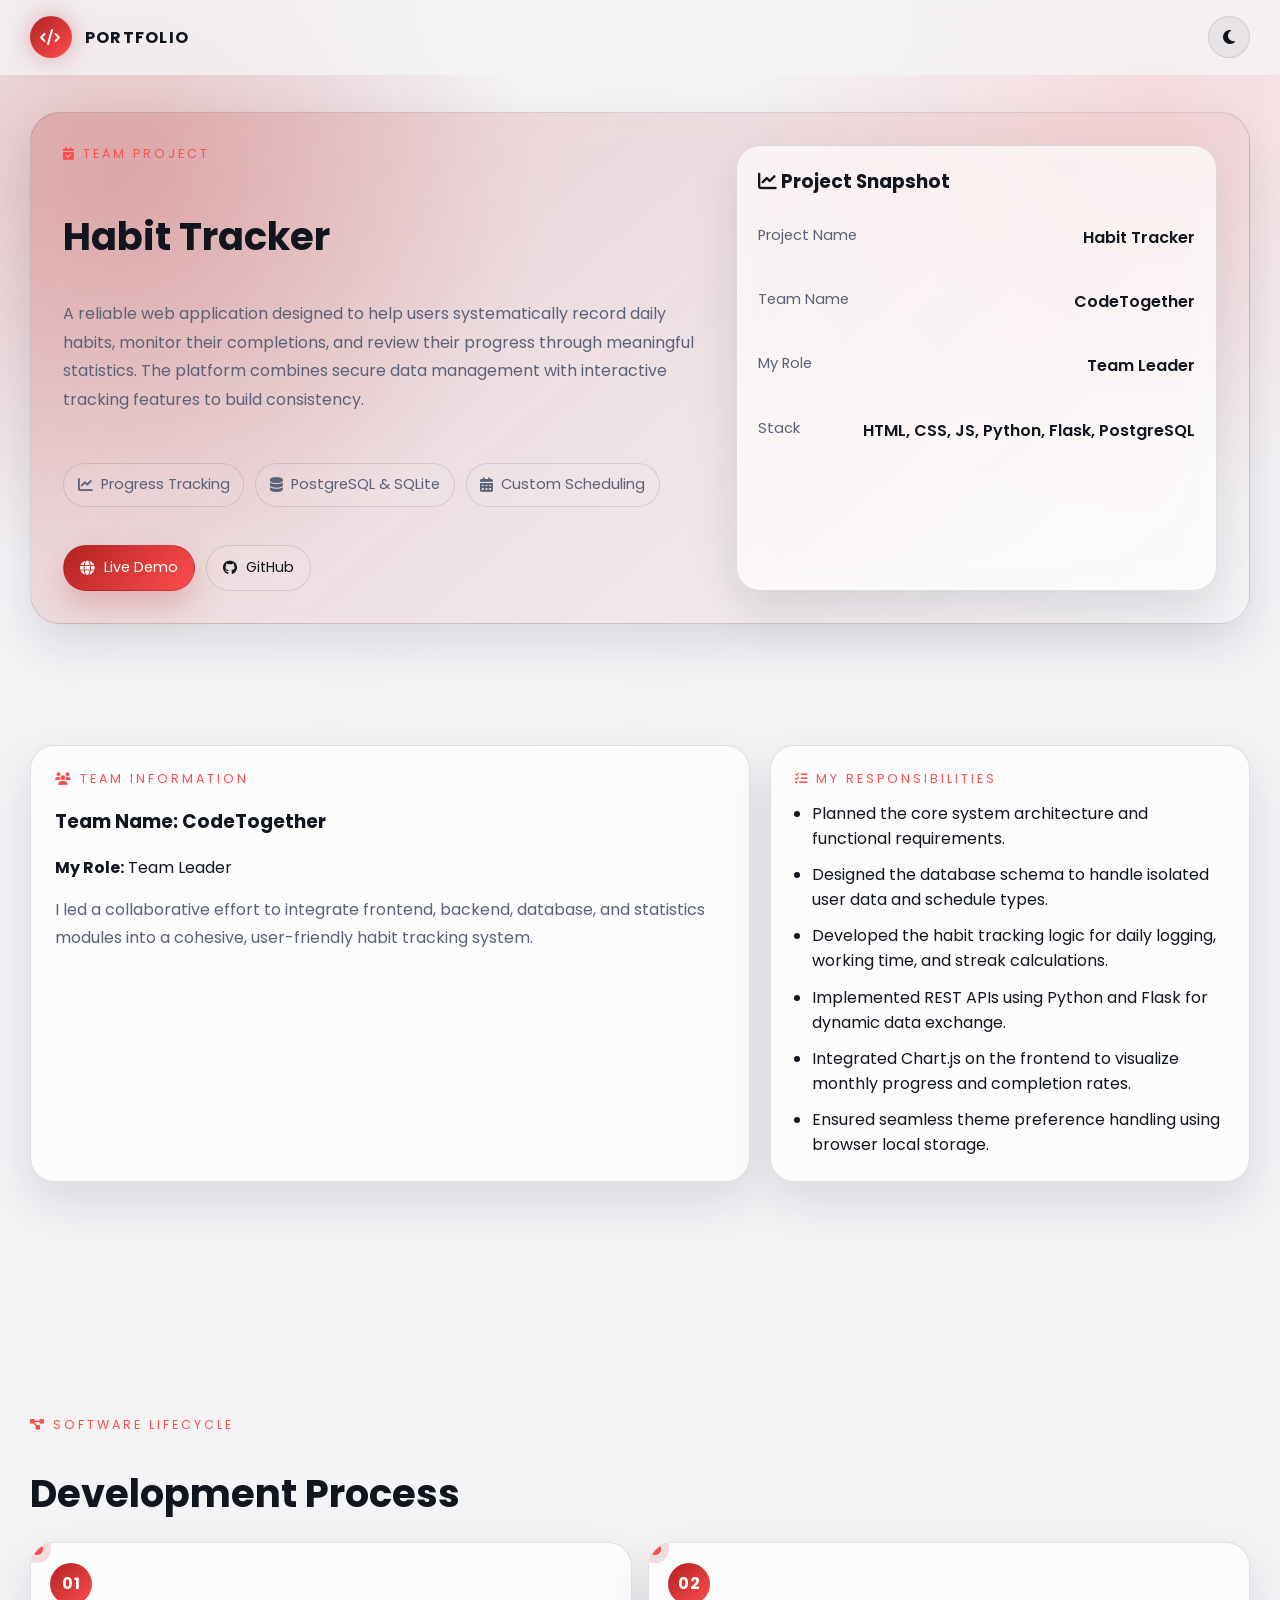
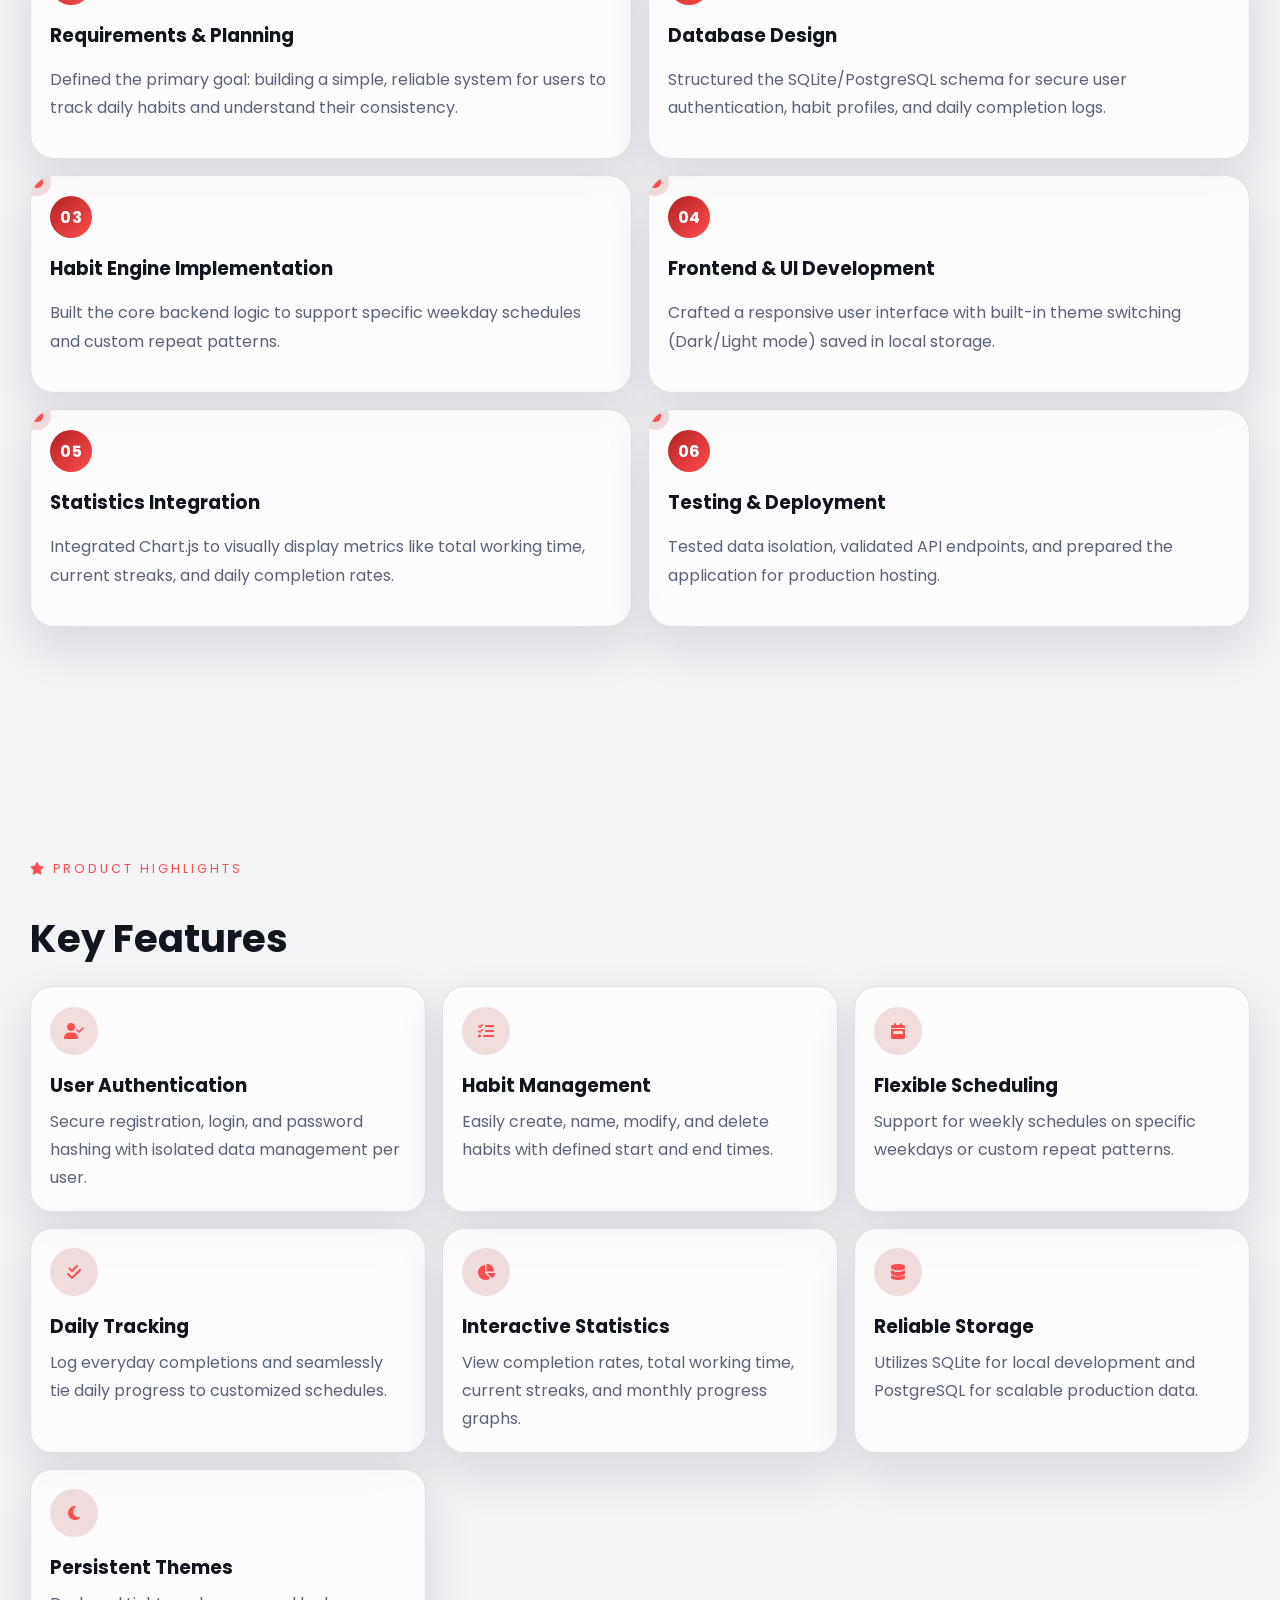
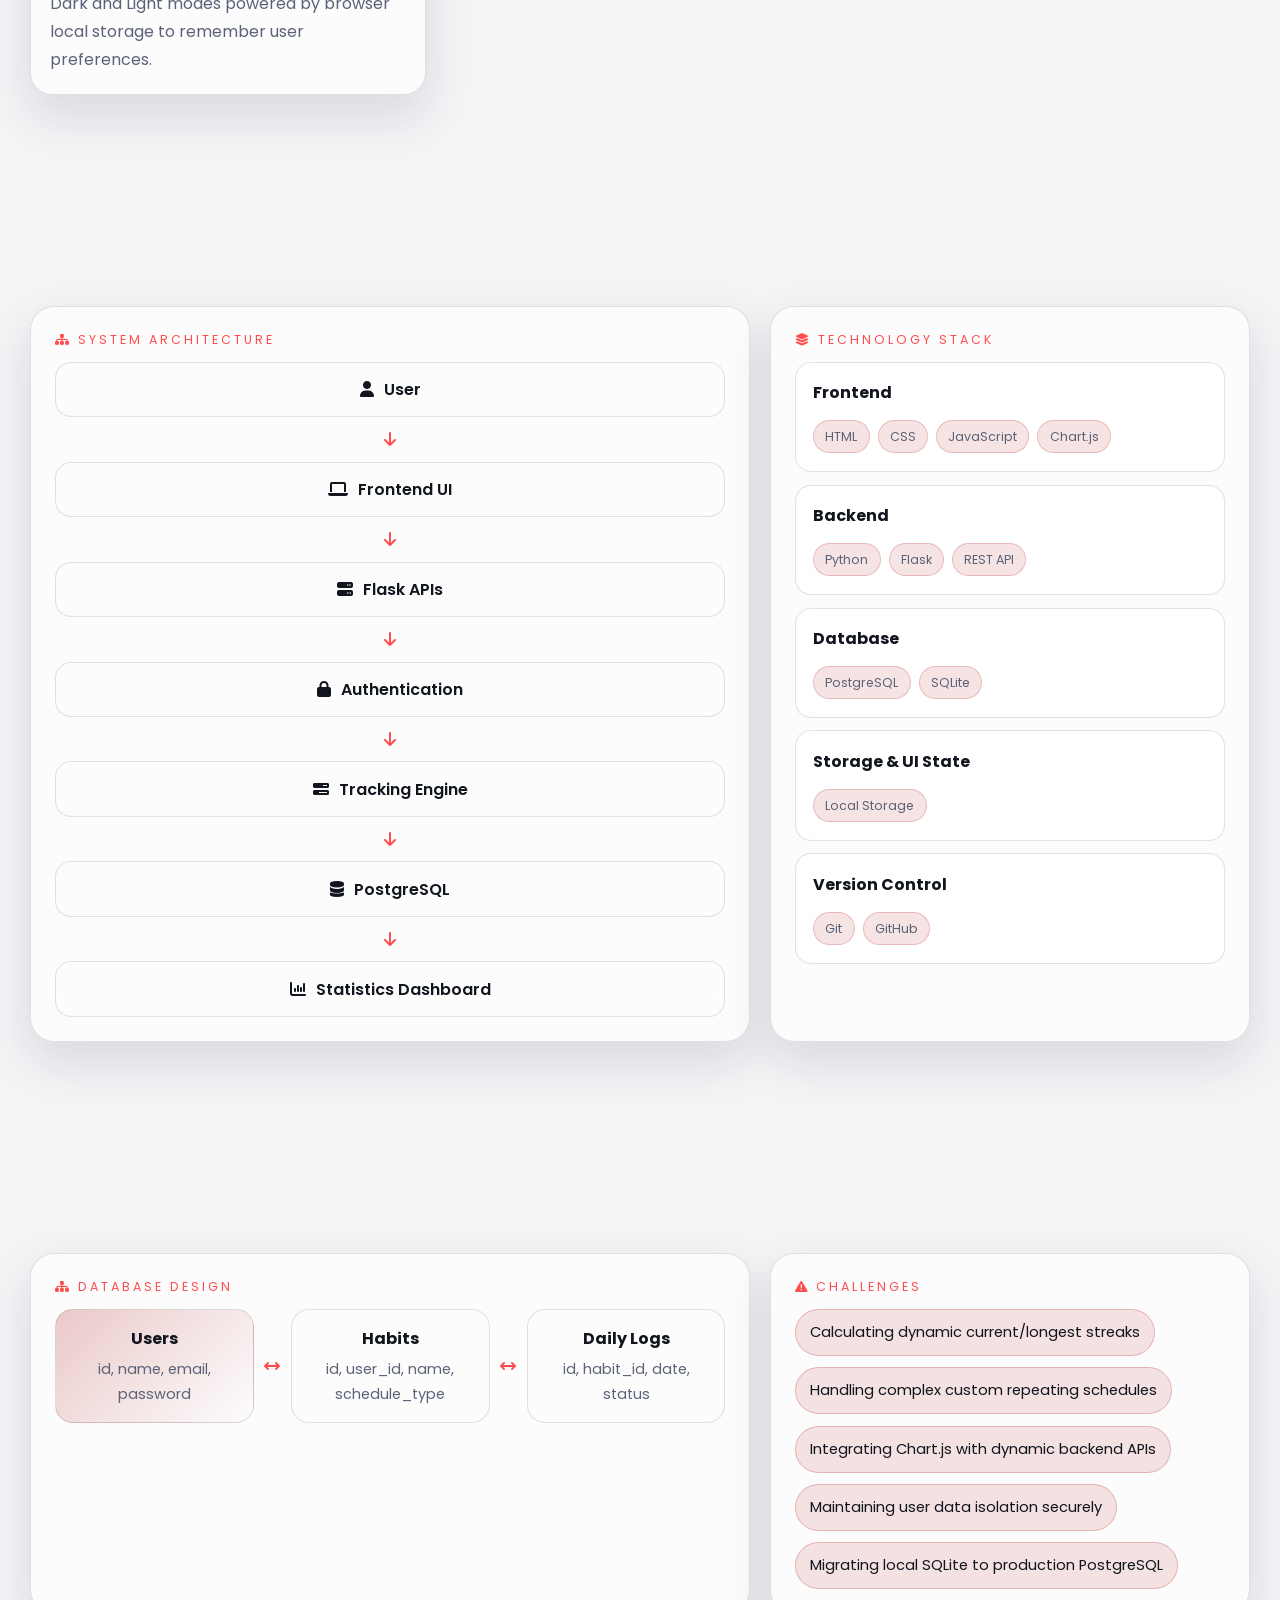
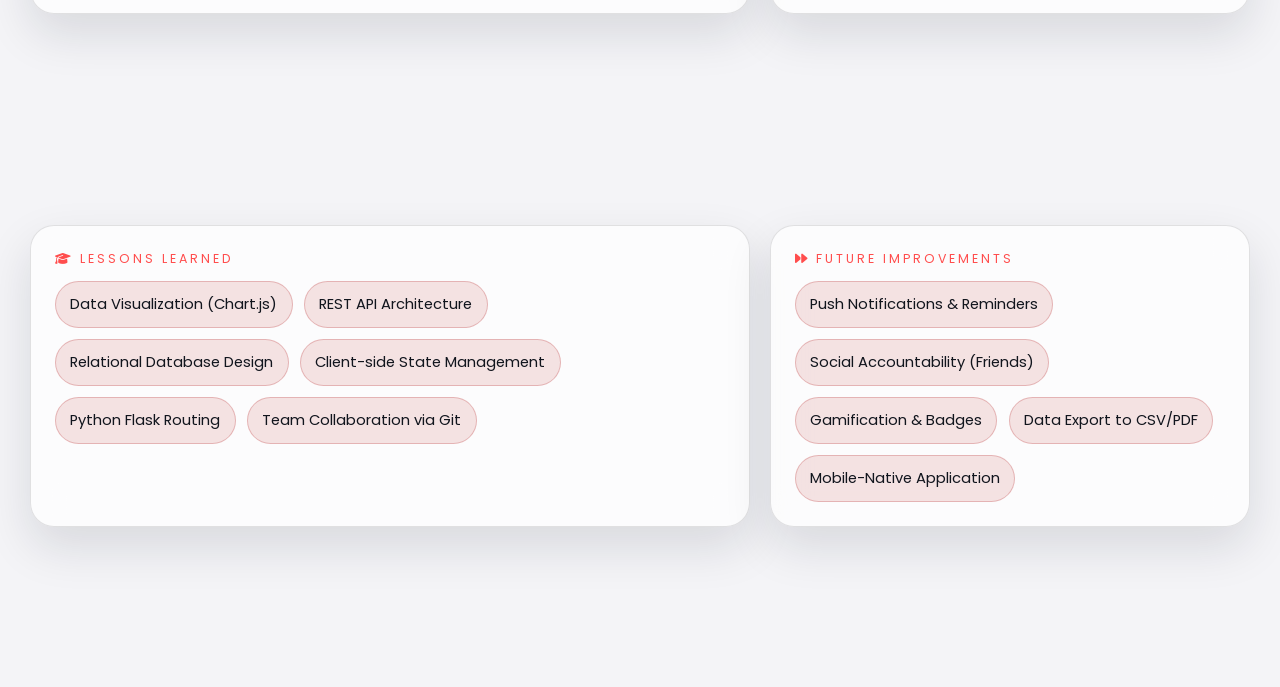
<file: team-projects/habit-tracker.html>
<!DOCTYPE html>
<html lang="en">

<head>
    <meta charset="UTF-8" />
    <meta name="viewport" content="width=device-width, initial-scale=1.0" />
    <title>Team Project Detail | Habit Tracker</title>
    <link rel="preconnect" href="https://fonts.googleapis.com" />
    <link rel="preconnect" href="https://fonts.gstatic.com" crossorigin />
    <link href="https://fonts.googleapis.com/css2?family=Poppins:wght@300;400;500;600;700;800&display=swap"
        rel="stylesheet" />
    <link rel="stylesheet" href="../assets/css/style.css" />
    <link rel="stylesheet" href="https://cdnjs.cloudflare.com/ajax/libs/font-awesome/6.7.2/css/all.min.css" />
</head>

<body>
    <div id="progress-bar"></div>
    <div class="loading-screen">
        <div class="loader"></div>
    </div>
    <nav class="navbar">
        <div class="container">
            <a href="../index.html" class="brand"><span class="brand-mark"><i class="fa-solid fa-code"></i></span>
                Portfolio</a>
            <div class="nav-actions">
                <button class="theme-toggle" id="themeToggle"><i class="fa-solid fa-moon"></i></button>
            </div>
        </div>
    </nav>

    <main class="detail-page container">
        <section class="detail-hero reveal glass-card">
            <div class="detail-hero-grid">
                <div class="detail-hero-content">
                    <div class="section-title"><i class="fa-solid fa-calendar-check"></i> Team Project</div>
                    <h1 class="section-heading">Habit Tracker</h1>
                    <p class="section-copy">A reliable web application designed to help users systematically record
                        daily habits, monitor their completions, and review their progress through meaningful
                        statistics. The platform combines secure data management with interactive tracking features to
                        build consistency.</p>
                    <div class="hero-metrics">
                        <span class="metric-pill"><i class="fa-solid fa-chart-line"></i> Progress Tracking</span>
                        <span class="metric-pill"><i class="fa-solid fa-database"></i> PostgreSQL & SQLite</span>
                        <span class="metric-pill"><i class="fa-solid fa-calendar-days"></i> Custom Scheduling</span>
                    </div>
                    <div class="card-actions">
                        <a class="btn btn-primary" href="https://habit-tracker-6m6p.onrender.com/"><i
                                class="fa-solid fa-globe"></i> Live Demo</a>
                        <a class="btn btn-secondary" href="https://github.com/Team-Projects-ShineCompy/Habit-Tracker"><i
                                class="fa-brands fa-github"></i> GitHub</a>
                    </div>
                </div>

                <div class="project-highlights glass-card">
                    <h3><i class="fa-solid fa-chart-line"></i> Project Snapshot</h3>
                    <ul class="detail-list">
                        <li><span>Project Name</span><strong>Habit Tracker</strong></li>
                        <li><span>Team Name</span><strong>CodeTogether</strong></li>
                        <li><span>My Role</span><strong>Team Leader</strong></li>
                        <li><span>Stack</span><strong>HTML, CSS, JS, Python, Flask, PostgreSQL</strong></li>
                    </ul>
                </div>
            </div>
        </section>

        <section class="detail-grid reveal">
            <div class="detail-card glass-card">
                <div class="section-title"><i class="fa-solid fa-users"></i> Team Information</div>
                <h3>Team Name: CodeTogether</h3>
                <p><strong>My Role:</strong> Team Leader</p>
                <p class="section-copy">I led a collaborative effort to integrate frontend, backend, database, and
                    statistics modules into a cohesive, user-friendly habit tracking system.</p>
            </div>

            <div class="detail-card glass-card">
                <div class="section-title"><i class="fa-solid fa-list-check"></i> My Responsibilities</div>
                <ul class="detail-list bullets">
                    <li>Planned the core system architecture and functional requirements.</li>
                    <li>Designed the database schema to handle isolated user data and schedule types.</li>
                    <li>Developed the habit tracking logic for daily logging, working time, and streak calculations.
                    </li>
                    <li>Implemented REST APIs using Python and Flask for dynamic data exchange.</li>
                    <li>Integrated Chart.js on the frontend to visualize monthly progress and completion rates.</li>
                    <li>Ensured seamless theme preference handling using browser local storage.</li>
                </ul>
            </div>
        </section>

        <section class="reveal">
            <div class="section-heading-row">
                <div class="section-title"><i class="fa-solid fa-diagram-project"></i> Software Lifecycle</div>
                <h2 class="section-heading">Development Process</h2>
            </div>
            <div class="timeline-grid">
                <article class="timeline-card glass-card">
                    <span class="timeline-step">01</span>
                    <h3>Requirements & Planning</h3>
                    <p>Defined the primary goal: building a simple, reliable system for users to track daily habits and
                        understand their consistency.</p>
                </article>
                <article class="timeline-card glass-card">
                    <span class="timeline-step">02</span>
                    <h3>Database Design</h3>
                    <p>Structured the SQLite/PostgreSQL schema for secure user authentication, habit profiles, and daily
                        completion logs.</p>
                </article>
                <article class="timeline-card glass-card">
                    <span class="timeline-step">03</span>
                    <h3>Habit Engine Implementation</h3>
                    <p>Built the core backend logic to support specific weekday schedules and custom repeat patterns.
                    </p>
                </article>
                <article class="timeline-card glass-card">
                    <span class="timeline-step">04</span>
                    <h3>Frontend & UI Development</h3>
                    <p>Crafted a responsive user interface with built-in theme switching (Dark/Light mode) saved in
                        local storage.</p>
                </article>
                <article class="timeline-card glass-card">
                    <span class="timeline-step">05</span>
                    <h3>Statistics Integration</h3>
                    <p>Integrated Chart.js to visually display metrics like total working time, current streaks, and
                        daily completion rates.</p>
                </article>
                <article class="timeline-card glass-card">
                    <span class="timeline-step">06</span>
                    <h3>Testing & Deployment</h3>
                    <p>Tested data isolation, validated API endpoints, and prepared the application for production
                        hosting.</p>
                </article>
            </div>
        </section>

        <section class="reveal">
            <div class="section-heading-row">
                <div class="section-title"><i class="fa-solid fa-star"></i> Product Highlights</div>
                <h2 class="section-heading">Key Features</h2>
            </div>
            <div class="feature-grid">
                <article class="feature-card glass-card">
                    <div class="icon-pill"><i class="fa-solid fa-user-check"></i></div>
                    <h3>User Authentication</h3>
                    <p>Secure registration, login, and password hashing with isolated data management per user.</p>
                </article>
                <article class="feature-card glass-card">
                    <div class="icon-pill"><i class="fa-solid fa-list-check"></i></div>
                    <h3>Habit Management</h3>
                    <p>Easily create, name, modify, and delete habits with defined start and end times.</p>
                </article>
                <article class="feature-card glass-card">
                    <div class="icon-pill"><i class="fa-solid fa-calendar-week"></i></div>
                    <h3>Flexible Scheduling</h3>
                    <p>Support for weekly schedules on specific weekdays or custom repeat patterns.</p>
                </article>
                <article class="feature-card glass-card">
                    <div class="icon-pill"><i class="fa-solid fa-check-double"></i></div>
                    <h3>Daily Tracking</h3>
                    <p>Log everyday completions and seamlessly tie daily progress to customized schedules.</p>
                </article>
                <article class="feature-card glass-card">
                    <div class="icon-pill"><i class="fa-solid fa-chart-pie"></i></div>
                    <h3>Interactive Statistics</h3>
                    <p>View completion rates, total working time, current streaks, and monthly progress graphs.</p>
                </article>
                <article class="feature-card glass-card">
                    <div class="icon-pill"><i class="fa-solid fa-database"></i></div>
                    <h3>Reliable Storage</h3>
                    <p>Utilizes SQLite for local development and PostgreSQL for scalable production data.</p>
                </article>
                <article class="feature-card glass-card">
                    <div class="icon-pill"><i class="fa-solid fa-moon"></i></div>
                    <h3>Persistent Themes</h3>
                    <p>Dark and Light modes powered by browser local storage to remember user preferences.</p>
                </article>
            </div>
        </section>

        <section class="detail-grid reveal">
            <div class="detail-card glass-card">
                <div class="section-title"><i class="fa-solid fa-sitemap"></i> System Architecture</div>
                <div class="architecture-diagram">
                    <div class="arch-node"><i class="fa-solid fa-user"></i> User</div>
                    <div class="arch-arrow"><i class="fa-solid fa-arrow-down"></i></div>
                    <div class="arch-node"><i class="fa-solid fa-laptop"></i> Frontend UI</div>
                    <div class="arch-arrow"><i class="fa-solid fa-arrow-down"></i></div>
                    <div class="arch-node"><i class="fa-solid fa-server"></i> Flask APIs</div>
                    <div class="arch-arrow"><i class="fa-solid fa-arrow-down"></i></div>
                    <div class="arch-node"><i class="fa-solid fa-lock"></i> Authentication</div>
                    <div class="arch-arrow"><i class="fa-solid fa-arrow-down"></i></div>
                    <div class="arch-node"><i class="fa-solid fa-bars-progress"></i> Tracking Engine</div>
                    <div class="arch-arrow"><i class="fa-solid fa-arrow-down"></i></div>
                    <div class="arch-node"><i class="fa-solid fa-database"></i> PostgreSQL</div>
                    <div class="arch-arrow"><i class="fa-solid fa-arrow-down"></i></div>
                    <div class="arch-node"><i class="fa-solid fa-chart-column"></i> Statistics Dashboard</div>
                </div>
            </div>

            <div class="detail-card glass-card">
                <div class="section-title"><i class="fa-solid fa-layer-group"></i> Technology Stack</div>
                <div class="stack-group">
                    <div class="stack-card">
                        <h4>Frontend</h4>
                        <div class="badge-row">
                            <span class="badge-pill">HTML</span>
                            <span class="badge-pill">CSS</span>
                            <span class="badge-pill">JavaScript</span>
                            <span class="badge-pill">Chart.js</span>
                        </div>
                    </div>
                    <div class="stack-card">
                        <h4>Backend</h4>
                        <div class="badge-row">
                            <span class="badge-pill">Python</span>
                            <span class="badge-pill">Flask</span>
                            <span class="badge-pill">REST API</span>
                        </div>
                    </div>
                    <div class="stack-card">
                        <h4>Database</h4>
                        <div class="badge-row">
                            <span class="badge-pill">PostgreSQL</span>
                            <span class="badge-pill">SQLite</span>
                        </div>
                    </div>
                    <div class="stack-card">
                        <h4>Storage & UI State</h4>
                        <div class="badge-row">
                            <span class="badge-pill">Local Storage</span>
                        </div>
                    </div>
                    <div class="stack-card">
                        <h4>Version Control</h4>
                        <div class="badge-row">
                            <span class="badge-pill">Git</span>
                            <span class="badge-pill">GitHub</span>
                        </div>
                    </div>
                </div>
            </div>
        </section>

        <section class="detail-grid reveal">
            <div class="detail-card glass-card">
                <div class="section-title"><i class="fa-solid fa-sitemap"></i> Database Design</div>
                <div class="erd-diagram">
                    <div class="erd-node primary">
                        <h4>Users</h4>
                        <span>id, name, email, password</span>
                    </div>
                    <div class="erd-connector"><i class="fa-solid fa-arrows-left-right"></i></div>
                    <div class="erd-node">
                        <h4>Habits</h4>
                        <span>id, user_id, name, schedule_type</span>
                    </div>
                    <div class="erd-connector"><i class="fa-solid fa-arrows-left-right"></i></div>
                    <div class="erd-node">
                        <h4>Daily Logs</h4>
                        <span>id, habit_id, date, status</span>
                    </div>
                </div>
            </div>

            <div class="detail-card glass-card">
                <div class="section-title"><i class="fa-solid fa-triangle-exclamation"></i> Challenges</div>
                <div class="pill-list">
                    <span class="pill-card">Calculating dynamic current/longest streaks</span>
                    <span class="pill-card">Handling complex custom repeating schedules</span>
                    <span class="pill-card">Integrating Chart.js with dynamic backend APIs</span>
                    <span class="pill-card">Maintaining user data isolation securely</span>
                    <span class="pill-card">Migrating local SQLite to production PostgreSQL</span>
                </div>
            </div>
        </section>

        <section class="detail-grid reveal">
            <div class="detail-card glass-card">
                <div class="section-title"><i class="fa-solid fa-graduation-cap"></i> Lessons Learned</div>
                <div class="pill-list">
                    <span class="pill-card">Data Visualization (Chart.js)</span>
                    <span class="pill-card">REST API Architecture</span>
                    <span class="pill-card">Relational Database Design</span>
                    <span class="pill-card">Client-side State Management</span>
                    <span class="pill-card">Python Flask Routing</span>
                    <span class="pill-card">Team Collaboration via Git</span>
                </div>
            </div>

            <div class="detail-card glass-card">
                <div class="section-title"><i class="fa-solid fa-forward"></i> Future Improvements</div>
                <div class="pill-list">
                    <span class="pill-card">Push Notifications & Reminders</span>
                    <span class="pill-card">Social Accountability (Friends)</span>
                    <span class="pill-card">Gamification & Badges</span>
                    <span class="pill-card">Data Export to CSV/PDF</span>
                    <span class="pill-card">Mobile-Native Application</span>
                </div>
            </div>
        </section>
    </main>

    <a href="#" id="backToTop" class="back-to-top"><i class="fa-solid fa-arrow-up"></i></a>
    <script src="../assets/js/main.js"></script>
</body>

</html>
</file>
<file: assets/css/style.css>
:root {
    --bg: #06070b;
    --bg-secondary: rgba(255, 255, 255, 0.04);
    --card: rgba(255, 255, 255, 0.06);
    --card-strong: rgba(255, 255, 255, 0.08);
    --text: #f5f5f5;
    --text-muted: #9b9ca9;
    --accent: #b22222;
    --accent-2: #ff4d4d;
    --border: rgba(255, 255, 255, 0.12);
    --shadow: 0 20px 48px rgba(0, 0, 0, 0.35);
    --max-width: 1220px;
}

body.light {
    --bg: #f4f4f7;
    --bg-secondary: rgba(12, 15, 24, 0.05);
    --card: rgba(255, 255, 255, 0.72);
    --card-strong: rgba(255, 255, 255, 0.9);
    --text: #11151d;
    --text-muted: #5b6277;
    --border: rgba(17, 21, 29, 0.12);
    --shadow: 0 20px 48px rgba(15, 23, 42, 0.12);
}

* {
    box-sizing: border-box;
}

html {
    scroll-behavior: smooth;
}

body {
    margin: 0;
    font-family: 'Poppins', sans-serif;
    background: var(--bg);
    color: var(--text);
    overflow-x: hidden;
    transition: background .4s ease, color .4s ease;
}

a {
    color: inherit;
    text-decoration: none;
}

img {
    max-width: 100%;
    display: block;
}

button,
input,
textarea {
    font: inherit;
}

::selection {
    background: rgba(178, 34, 34, 0.4);
    color: #fff;
}

body::before {
    content: '';
    position: fixed;
    inset: 0;
    background:
        radial-gradient(circle at 10% 20%, rgba(178, 34, 34, 0.25), transparent 30%),
        radial-gradient(circle at 90% 10%, rgba(255, 77, 77, 0.15), transparent 30%),
        linear-gradient(135deg, rgba(255, 255, 255, 0.02), transparent 70%);
    pointer-events: none;
    z-index: -2;
    animation: drift 20s ease-in-out infinite alternate;
}

body::after {
    content: '';
    position: fixed;
    inset: 0;
    background: repeating-linear-gradient(120deg, rgba(255, 255, 255, 0.02) 0 1px, transparent 1px 140px);
    opacity: .12;
    pointer-events: none;
    z-index: -1;
}

@keyframes drift {
    from {
        transform: translate3d(0, 0, 0) scale(1);
    }

    to {
        transform: translate3d(-20px, 20px, 0) scale(1.03);
    }
}

#progress-bar {
    position: fixed;
    top: 0;
    left: 0;
    height: 3px;
    width: 0;
    background: linear-gradient(90deg, var(--accent), var(--accent-2));
    z-index: 200;
    box-shadow: 0 0 18px var(--accent-2);
}

.loading-screen {
    position: fixed;
    inset: 0;
    background: var(--bg);
    display: grid;
    place-items: center;
    z-index: 400;
    transition: opacity .7s ease, visibility .7s ease;
}

.loading-screen.hidden {
    opacity: 0;
    visibility: hidden;
}

.loader {
    width: 120px;
    height: 120px;
    border-radius: 50%;
    border: 2px solid transparent;
    border-top-color: var(--accent-2);
    border-right-color: var(--accent);
    animation: spin 1s linear infinite;
    box-shadow: 0 0 30px rgba(178, 34, 34, 0.35);
}

@keyframes spin {
    to {
        transform: rotate(360deg);
    }
}

.cursor-glow {
    position: fixed;
    width: 36px;
    height: 36px;
    border-radius: 50%;
    pointer-events: none;
    transform: translate(-50%, -50%);
    mix-blend-mode: screen;
    background: radial-gradient(circle, rgba(255, 77, 77, 0.35), transparent 70%);
    z-index: 300;
    transition: width .2s ease, height .2s ease, opacity .2s ease;
    opacity: 0;
}

.cursor-glow.active {
    width: 72px;
    height: 72px;
    opacity: 1;
}

.container {
    width: min(var(--max-width), calc(100% - 2rem));
    margin: 0 auto;
}

section {
    padding: 6rem 0;
}

.section-title {
    text-transform: uppercase;
    letter-spacing: .24em;
    font-size: .78rem;
    color: var(--accent-2);
    margin-bottom: .8rem;
}

.section-heading {
    font-size: clamp(1.8rem, 3vw, 2.5rem);
    font-weight: 700;
    margin-bottom: 1.2rem;
}

.section-copy {
    color: var(--text-muted);
    line-height: 1.8;
    max-width: 720px;
    margin-bottom: 2rem;
}

.glass-card {
    background: var(--card);
    border: 1px solid var(--border);
    backdrop-filter: blur(18px);
    box-shadow: var(--shadow);
}

.navbar {
    position: fixed;
    inset: 0 0 auto 0;
    z-index: 120;
    padding: 1rem 0;
    background: rgba(6, 7, 11, 0.55);
    backdrop-filter: blur(16px);
    border-bottom: 1px solid rgba(255, 255, 255, 0.06);
}

body.light .navbar {
    background: rgba(244, 244, 247, 0.75);
}

.navbar .container {
    display: flex;
    align-items: center;
    justify-content: space-between;
    gap: 1rem;
}

.brand {
    display: flex;
    align-items: center;
    gap: .8rem;
    font-weight: 700;
    letter-spacing: .08em;
    text-transform: uppercase;
}

.brand-mark {
    display: grid;
    place-items: center;
    width: 42px;
    height: 42px;
    border-radius: 50%;
    color: #fff;
    background: linear-gradient(140deg, var(--accent), var(--accent-2));
    box-shadow: 0 0 24px rgba(178, 34, 34, 0.35);
}

.nav-links {
    display: flex;
    align-items: center;
    gap: 1.2rem;
    list-style: none;
    padding: 0;
    margin: 0;
}

.nav-links a {
    font-size: .95rem;
    color: var(--text-muted);
    transition: color .3s ease;
    position: relative;
}

.nav-links a::after {
    content: '';
    position: absolute;
    left: 0;
    bottom: -.35rem;
    width: 0;
    height: 2px;
    background: var(--accent-2);
    transition: width .3s ease;
}

.nav-links a:hover,
.nav-links a.active {
    color: var(--text);
}

.nav-links a:hover::after,
.nav-links a.active::after {
    width: 100%;
}

.nav-actions {
    display: flex;
    align-items: center;
    gap: .75rem;
}

.theme-toggle,
.icon-btn {
    border: 1px solid var(--border);
    background: var(--bg-secondary);
    color: var(--text);
    width: 42px;
    height: 42px;
    border-radius: 50%;
    display: grid;
    place-items: center;
    cursor: pointer;
    transition: transform .3s ease, border-color .3s ease, background .3s ease;
}

.theme-toggle:hover,
.icon-btn:hover {
    transform: translateY(-3px);
    border-color: var(--accent-2);
    box-shadow: 0 0 18px rgba(178, 34, 34, 0.2);
}

.hero {
    min-height: 100vh;
    padding-top: 7rem;
    display: grid;
    align-items: center;
}

.hero-grid {
    display: grid;
    grid-template-columns: 1.1fr .9fr;
    gap: 2.5rem;
    align-items: center;
}

.hero-intro .badge {
    display: inline-flex;
    align-items: center;
    gap: .6rem;
    padding: .65rem 1rem;
    border: 1px solid rgba(178, 34, 34, 0.3);
    border-radius: 999px;
    color: #ffd8d8;
    background: rgba(178, 34, 34, 0.11);
    margin-bottom: 1rem;
}

.hero-title {
    font-size: clamp(2.2rem, 4.2vw, 4.2rem);
    line-height: 1.07;
    margin: 0 0 1rem;
    font-weight: 800;
}

.hero-title .accent {
    color: var(--accent-2);
}

.hero-subtitle {
    font-size: clamp(1rem, 1.4vw, 1.2rem);
    color: var(--text-muted);
    max-width: 680px;
    line-height: 1.8;
    margin-bottom: 1.5rem;
}

.typing-text {
    min-height: 2rem;
    color: var(--accent-2);
    font-weight: 600;
}

.hero-actions {
    display: flex;
    flex-wrap: wrap;
    gap: 1rem;
    margin: 1.4rem 0 1.6rem;
}

.btn {
    display: inline-flex;
    align-items: center;
    justify-content: center;
    gap: .6rem;
    padding: .95rem 1.35rem;
    border-radius: 999px;
    border: 1px solid var(--border);
    cursor: pointer;
    transition: transform .3s ease, box-shadow .3s ease, background .3s ease;
}

.btn:hover {
    transform: translateY(-3px);
}

.btn-primary {
    background: linear-gradient(135deg, var(--accent), var(--accent-2));
    color: #fff;
    box-shadow: 0 14px 32px rgba(178, 34, 34, 0.25);
}

.btn-secondary {
    background: rgba(255, 255, 255, 0.04);
    color: var(--text);
}

.socials {
    display: flex;
    gap: .8rem;
    flex-wrap: wrap;
    margin-top: .5rem;
}

.socials a {
    width: 44px;
    height: 44px;
    border-radius: 50%;
    display: grid;
    place-items: center;
    background: var(--bg-secondary);
    border: 1px solid var(--border);
    transition: transform .3s ease, border-color .3s ease, box-shadow .3s ease;
}

.socials a:hover {
    transform: translateY(-4px);
    border-color: var(--accent-2);
    box-shadow: 0 0 18px rgba(178, 34, 34, 0.2);
}

.hero-visual {
    position: relative;
    min-height: 560px;
    display: grid;
    place-items: center;
}

.hero-card {
    position: relative;
    padding: 2rem;
    border-radius: 32px;
    background: linear-gradient(145deg, rgba(255, 255, 255, 0.08), rgba(255, 255, 255, 0.03));
    border: 1px solid var(--border);
    box-shadow: var(--shadow);
    overflow: hidden;
}

.hero-card::before {
    content: '';
    position: absolute;
    inset: -2px;
    border-radius: inherit;
    border: 1px solid rgba(178, 34, 34, 0.3);
    animation: pulse 2.6s ease-in-out infinite;
}

.hero-photo {
    width: min(320px, 80vw);
    aspect-ratio: 1;
    object-fit: cover;
    border-radius: 50%;
    border: 6px solid rgba(255, 255, 255, 0.1);
    box-shadow: 0 0 0 8px rgba(178, 34, 34, 0.14), 0 0 36px rgba(178, 34, 34, 0.2);
}

.glow-ring {
    position: absolute;
    inset: 0;
    border-radius: inherit;
    border: 1px solid rgba(178, 34, 34, 0.22);
    transform: scale(1.03);
    animation: float 3.2s ease-in-out infinite;
}

@keyframes pulse {

    0%,
    100% {
        transform: scale(1);
        opacity: .75;
    }

    50% {
        transform: scale(1.02);
        opacity: 1;
    }
}

@keyframes float {

    0%,
    100% {
        transform: translateY(0);
    }

    50% {
        transform: translateY(-12px);
    }
}

.particles {
    position: absolute;
    inset: 0;
    pointer-events: none;
}

.particles span {
    position: absolute;
    width: 6px;
    height: 6px;
    background: rgba(255, 77, 77, 0.7);
    border-radius: 50%;
    animation: driftParticle 12s linear infinite;
}

@keyframes driftParticle {
    0% {
        transform: translate3d(0, 0, 0) scale(1);
        opacity: 0;
    }

    10% {
        opacity: 1;
    }

    100% {
        transform: translate3d(var(--x), var(--y), 0) scale(.2);
        opacity: 0;
    }
}

.stats-grid {
    display: grid;
    grid-template-columns: repeat(5, minmax(0, 1fr));
    gap: 1rem;
    margin-top: 2rem;
}

.stat-card {
    padding: 1.1rem;
    border-radius: 20px;
    text-align: center;
    background: var(--bg-secondary);
    border: 1px solid var(--border);
}

.stat-value {
    font-size: 1.4rem;
    font-weight: 700;
    color: var(--accent-2);
}

.stat-label {
    color: var(--text-muted);
    font-size: .88rem;
    margin-top: .3rem;
}

.about-grid,
.timeline-grid {
    display: grid;
    grid-template-columns: repeat(2, minmax(0, 1fr));
    gap: 1.4rem;
}

.about-card,
.timeline-card,
.skill-card,
.project-card,
.team-card,
.certificate-card,
.github-card,
.contact-card {
    border-radius: 24px;
    padding: 1.5rem;
    transition: transform .3s ease, border-color .3s ease, box-shadow .3s ease;
}

.about-card:hover,
.skill-card:hover,
.project-card:hover,
.team-card:hover,
.certificate-card:hover,
.github-card:hover,
.contact-card:hover,
.timeline-card:hover {
    transform: translateY(-5px);
    border-color: rgba(178, 34, 34, 0.28);
    box-shadow: 0 16px 36px rgba(178, 34, 34, 0.15);
}

.icon-pill {
    width: 48px;
    height: 48px;
    display: grid;
    place-items: center;
    border-radius: 50%;
    background: rgba(178, 34, 34, 0.14);
    color: var(--accent-2);
    margin-bottom: 1rem;
}

.about-card h3,
.timeline-card h3 {
    margin: .2rem 0 .7rem;
}

.about-card p,
.timeline-card p,
.project-card p,
.team-card p,
.certificate-card p,
.contact-card p {
    color: var(--text-muted);
    line-height: 1.8;
}

.skills-grid {
    display: grid;
    grid-template-columns: repeat(4, minmax(0, 1fr));
    gap: 1rem;
}

.skill-card {
    position: relative;
    overflow: hidden;
}

.skill-card .skill-icon {
    font-size: 1.8rem;
    color: var(--accent-2);
    margin-bottom: .7rem;
}

.progress-track {
    width: 100%;
    height: 8px;
    border-radius: 999px;
    background: rgba(255, 255, 255, 0.08);
    overflow: hidden;
    margin-top: .9rem;
}

.progress-fill {
    height: 100%;
    background: linear-gradient(90deg, var(--accent), var(--accent-2));
    border-radius: inherit;
    width: 0;
    transition: width 1s ease;
}

.filter-bar {
    display: flex;
    flex-wrap: wrap;
    align-items: center;
    justify-content: space-between;
    gap: 1rem;
    margin-bottom: 1.2rem;
}

.search-box {
    flex: 1;
    min-width: 260px;
    display: flex;
    align-items: center;
    gap: .7rem;
    padding: .9rem 1rem;
    border-radius: 999px;
    border: 1px solid var(--border);
    background: var(--bg-secondary);
}

.search-box input {
    border: 0;
    outline: none;
    background: transparent;
    color: var(--text);
    width: 100%;
}

.filter-buttons {
    display: flex;
    flex-wrap: wrap;
    gap: .7rem;
}

.filter-btn {
    padding: .75rem 1rem;
    border-radius: 999px;
    border: 1px solid var(--border);
    background: transparent;
    color: var(--text-muted);
    cursor: pointer;
    transition: .3s ease;
}

.filter-btn.active,
.filter-btn:hover {
    background: linear-gradient(135deg, var(--accent), var(--accent-2));
    color: #fff;
    border-color: transparent;
}

.projects-grid,
.team-projects-grid,
.certificates-grid {
    display: grid;
    grid-template-columns: repeat(3, minmax(0, 1fr));
    gap: 1.2rem;
}

.project-card .card-image,
.team-card .card-image,
.certificate-card img {
    width: 100%;
    height: auto;
    max-height: 260px;
    object-fit: contain;
    border-radius: 12px;
    background-color: rgba(0, 0, 0, 0.2);
    margin-bottom: 1rem;
}

.badges {
    display: flex;
    flex-wrap: wrap;
    gap: .55rem;
    margin: 1rem 0;
}

.badge-pill {
    padding: .4rem .7rem;
    border-radius: 999px;
    font-size: .78rem;
    background: rgba(178, 34, 34, 0.12);
    color: var(--accent-2);
    border: 1px solid rgba(178, 34, 34, 0.22);
}

.card-actions {
    display: flex;
    flex-wrap: wrap;
    gap: .7rem;
    margin-top: 1rem;
}

.card-actions .btn {
    padding: .7rem 1rem;
    font-size: .9rem;
}

.team-hero {
    display: grid;
    grid-template-columns: 1.2fr .8fr;
    gap: 1.4rem;
    align-items: center;
}

.team-logo {
    width: min(220px, 100%);
    padding: 1.2rem;
    border-radius: 30px;
    background: var(--bg-secondary);
    border: 1px solid var(--border);
    margin-bottom: 1rem;
}

.team-members-grid {
    display: grid;
    grid-template-columns: repeat(3, minmax(0, 1fr));
    gap: 1rem;
}

.member-card {
    text-align: center;
}


.member-card .avatar {
    width: 120px;
    height: 120px;
    margin: 0 auto 1rem;
    border-radius: 50%;
    overflow: hidden;
    background: linear-gradient(135deg, var(--accent), var(--accent-2));
    display: grid;
    place-items: center;
    color: #fff;
    font-weight: 700;
}

.member-card .avatar img {
    width: 100%;
    height: 100%;
    object-fit: cover;
    border-radius: 50%;
}

.timeline-card {
    position: relative;
}

.timeline-card::before {
    content: '';
    position: absolute;
    left: -1rem;
    top: 1.3rem;
    width: 10px;
    height: 10px;
    border-radius: 50%;
    background: var(--accent-2);
    box-shadow: 0 0 0 8px rgba(178, 34, 34, 0.15);
}

.github-grid {
    display: grid;
    grid-template-columns: 1.2fr .8fr;
    gap: 1rem;
}

.github-chart {
    display: grid;
    grid-template-columns: repeat(7, 1fr);
    gap: .45rem;
}

.github-chart div {
    height: 52px;
    border-radius: 10px;
    background: rgba(255, 255, 255, 0.06);
    border: 1px solid var(--border);
}

.github-chart div:nth-child(2n) {
    background: rgba(178, 34, 34, 0.25);
}

.contact-grid {
    display: grid;
    grid-template-columns: 1fr 1fr;
    gap: 1.2rem;
}

.form-group {
    margin-bottom: 1rem;
}

.form-group label {
    display: block;
    margin-bottom: .45rem;
    color: var(--text-muted);
}

.form-group input,
.form-group textarea {
    width: 100%;
    padding: .9rem 1rem;
    border-radius: 14px;
    border: 1px solid var(--border);
    background: rgba(255, 255, 255, 0.04);
    color: var(--text);
    outline: none;
}

.form-group textarea {
    min-height: 140px;
    resize: vertical;
}

.footer {
    padding: 2rem 0 3rem;
    border-top: 1px solid rgba(255, 255, 255, 0.06);
}

.footer .container {
    display: flex;
    justify-content: space-between;
    gap: 1rem;
    flex-wrap: wrap;
    align-items: center;
}

.footer-links {
    display: flex;
    gap: 1rem;
    flex-wrap: wrap;
    color: var(--text-muted);
}

.back-to-top {
    position: fixed;
    right: 1.3rem;
    bottom: 1.3rem;
    width: 46px;
    height: 46px;
    border-radius: 50%;
    display: grid;
    place-items: center;
    background: linear-gradient(135deg, var(--accent), var(--accent-2));
    color: #fff;
    box-shadow: 0 12px 24px rgba(178, 34, 34, 0.24);
    opacity: 0;
    pointer-events: none;
    transition: opacity .3s ease, transform .3s ease;
    z-index: 150;
}

.back-to-top.visible {
    opacity: 1;
    pointer-events: auto;
}

.back-to-top:hover {
    transform: translateY(-3px);
}

.reveal {
    opacity: 0;
    transform: translateY(28px);
    transition: opacity .8s ease, transform .8s ease;
}

.reveal.visible {
    opacity: 1;
    transform: none;
}

.detail-page {
    min-height: 100vh;
    padding-top: 7rem;
    padding-bottom: 4rem;
}

.detail-hero {
    border-radius: 30px;
    padding: 2rem;
    background: linear-gradient(140deg, rgba(178, 34, 34, 0.18), rgba(255, 255, 255, 0.04));
    border: 1px solid var(--border);
    margin-bottom: 1.6rem;
}

.detail-hero-grid {
    display: grid;
    grid-template-columns: 1.15fr 0.85fr;
    gap: 1.4rem;
    align-items: stretch;
}

.detail-hero-content {
    display: flex;
    flex-direction: column;
    justify-content: center;
}

.hero-metrics {
    display: flex;
    flex-wrap: wrap;
    gap: .7rem;
    margin: 1rem 0 1.4rem;
}

.metric-pill {
    display: inline-flex;
    align-items: center;
    gap: .5rem;
    padding: .65rem .85rem;
    border-radius: 999px;
    background: rgba(255, 255, 255, 0.06);
    border: 1px solid var(--border);
    color: var(--text-muted);
    font-size: .92rem;
}

.project-highlights {
    border-radius: 24px;
    padding: 1.3rem;
    border: 1px solid var(--border);
}

.project-highlights h3 {
    margin-top: 0;
    margin-bottom: 1rem;
}

.detail-list {
    list-style: none;
    padding: 0;
    margin: 0;
    display: grid;
    gap: .8rem;
}

.detail-list li {
    display: flex;
    justify-content: space-between;
    gap: 1rem;
    padding: .8rem 0;
    border-bottom: 1px solid rgba(255, 255, 255, 0.08);
    color: var(--text-muted);
}

.detail-list li:last-child {
    border-bottom: 0;
}

.detail-list li span {
    color: var(--text-muted);
    font-size: .92rem;
}

.detail-list li strong {
    color: var(--text);
    text-align: right;
    font-weight: 600;
}

.detail-list.bullets {
    display: grid;
    gap: .7rem;
}

.detail-list.bullets li {
    display: list-item;
    list-style: disc;
    margin-left: 1.1rem;
    padding: 0;
    border: 0;
    color: var(--text);
}

.detail-grid {
    display: grid;
    grid-template-columns: 1.2fr .8fr;
    gap: 1.2rem;
    margin-top: 1.2rem;
}

.detail-card {
    border-radius: 24px;
    padding: 1.5rem;
}

.section-heading-row {
    margin: 2.6rem 0 1.2rem;
}

.timeline-grid {
    display: grid;
    grid-template-columns: repeat(2, minmax(0, 1fr));
    gap: 1rem;
}

.timeline-card {
    position: relative;
    padding: 1.25rem 1.2rem 1.2rem;
    overflow: hidden;
}

.timeline-card::before {
    content: '';
    position: absolute;
    inset: 0;
    border-radius: inherit;
    border: 1px solid rgba(178, 34, 34, 0.14);
    pointer-events: none;
}

.timeline-step {
    display: inline-flex;
    align-items: center;
    justify-content: center;
    width: 42px;
    height: 42px;
    border-radius: 50%;
    margin-bottom: .8rem;
    background: linear-gradient(135deg, var(--accent), var(--accent-2));
    color: #fff;
    font-weight: 700;
    letter-spacing: .04em;
}

.feature-grid {
    display: grid;
    grid-template-columns: repeat(3, minmax(0, 1fr));
    gap: 1rem;
}

.feature-card {
    border-radius: 22px;
    padding: 1.2rem;
}

.feature-card h3 {
    margin: 0 0 .5rem;
}

.feature-card p {
    margin: 0;
    color: var(--text-muted);
    line-height: 1.75;
}

.architecture-diagram {
    display: grid;
    gap: .6rem;
    margin-top: .8rem;
}

.arch-node {
    display: flex;
    align-items: center;
    justify-content: center;
    gap: .6rem;
    padding: .9rem 1rem;
    border-radius: 16px;
    background: rgba(255, 255, 255, 0.05);
    border: 1px solid var(--border);
    color: var(--text);
    font-weight: 600;
}

.arch-arrow {
    text-align: center;
    color: var(--accent-2);
}

.stack-group {
    display: grid;
    gap: .8rem;
    margin-top: .8rem;
}

.stack-card {
    padding: .9rem 1rem;
    border-radius: 18px;
    background: rgba(255, 255, 255, 0.05);
    border: 1px solid var(--border);
}

.stack-card h4 {
    margin: 0 0 .6rem;
    font-size: 1rem;
}

.badge-row {
    display: flex;
    flex-wrap: wrap;
    gap: .5rem;
}

.erd-diagram {
    display: grid;
    grid-template-columns: 1fr auto 1fr auto 1fr;
    gap: .65rem;
    align-items: center;
    margin-top: .8rem;
}

.erd-node {
    padding: 1rem;
    border-radius: 18px;
    background: rgba(255, 255, 255, 0.05);
    border: 1px solid var(--border);
    text-align: center;
}

.erd-node.primary {
    background: linear-gradient(135deg, rgba(178, 34, 34, 0.24), rgba(255, 255, 255, 0.06));
}

.erd-node h4 {
    margin: 0 0 .3rem;
}

.erd-node span {
    color: var(--text-muted);
    font-size: .9rem;
}

.erd-connector {
    color: var(--accent-2);
}

.pill-list {
    display: flex;
    flex-wrap: wrap;
    gap: .7rem;
    margin-top: .8rem;
}

.pill-card {
    display: inline-flex;
    align-items: center;
    justify-content: center;
    padding: .75rem .9rem;
    border-radius: 999px;
    background: rgba(178, 34, 34, 0.12);
    border: 1px solid rgba(178, 34, 34, 0.24);
    color: var(--text);
    font-size: .92rem;
}

/* Central authentication case study */
.auth-case-study {
    font-family: 'DM Sans', sans-serif;
}

.auth-case-study h1,
.auth-case-study h2,
.auth-case-study h3,
.auth-case-study .brand {
    font-family: 'Space Grotesk', sans-serif;
}

.language-switch {
    display: inline-flex;
    align-items: center;
    gap: .55rem;
    color: var(--text-muted);
    font-size: .82rem;
    font-weight: 700;
}

.language-option {
    border: 0;
    padding: .35rem .1rem;
    background: transparent;
    color: var(--text-muted);
    cursor: pointer;
    transition: color .25s ease;
}

.language-option.active,
.language-option:hover {
    color: var(--accent-2);
}

.auth-hero {
    display: grid;
    grid-template-columns: 1.25fr .75fr;
    gap: 1.5rem;
    align-items: stretch;
    padding: 2.4rem;
    border: 1px solid var(--border);
    border-radius: 30px;
    background: linear-gradient(135deg, rgba(178, 34, 34, .2), rgba(255, 255, 255, .045));
    overflow: hidden;
}

.auth-hero-copy .hero-title {
    max-width: 850px;
    font-size: clamp(2.2rem, 5vw, 4.7rem);
}

.case-study-signal {
    display: flex;
    flex-direction: column;
    justify-content: center;
    padding: 1.5rem;
    border: 1px solid rgba(255, 255, 255, .13);
    border-radius: 22px;
    background: rgba(0, 0, 0, .18);
}

.signal-label {
    color: var(--accent-2);
    font-size: .72rem;
    font-weight: 700;
    letter-spacing: .14em;
}

.signal-stack {
    display: grid;
    gap: .65rem;
    margin: 1.2rem 0;
}

.signal-stack span {
    padding: .8rem .9rem;
    border: 1px solid var(--border);
    border-radius: 12px;
    background: rgba(255, 255, 255, .05);
    font-weight: 600;
}

.signal-stack i {
    color: var(--accent-2);
    text-align: center;
}

.case-study-signal p,
.muted-note {
    color: var(--text-muted);
    line-height: 1.7;
}

.architecture-flow {
    display: grid;
    grid-template-columns: 1fr auto 1.2fr auto 1.2fr auto 1.2fr auto 1.15fr;
    gap: .75rem;
    align-items: center;
    padding: 1.2rem;
}

.flow-node {
    min-height: 128px;
    display: flex;
    flex-direction: column;
    justify-content: center;
    gap: .55rem;
    padding: 1rem;
    border: 1px solid var(--border);
    border-radius: 16px;
    background: rgba(255, 255, 255, .045);
    text-align: center;
}

.flow-node>i {
    color: var(--accent-2);
    font-size: 1.35rem;
}

.flow-node small {
    color: var(--text-muted);
    line-height: 1.45;
}

.accent-node {
    background: linear-gradient(145deg, rgba(178, 34, 34, .25), rgba(255, 255, 255, .045));
}

.flow-tables {
    display: flex;
    flex-wrap: wrap;
    justify-content: center;
    gap: .35rem;
}

.flow-tables code,
.flow-node code {
    font-size: .75rem;
}

.flow-arrow {
    color: var(--accent-2);
    text-align: center;
}

.excel-workflow {
    position: relative;
}

.excel-flow-visual {
    display: grid;
    gap: 1rem;
}

.excel-file-grid {
    display: grid;
    grid-template-columns: repeat(3, minmax(0, 1fr));
    gap: 1rem;
}

.excel-file-card {
    padding: 1.2rem;
    border-radius: 20px;
    transition: transform .3s ease, border-color .3s ease, box-shadow .3s ease;
}

.excel-file-card:hover {
    transform: translateY(-5px);
    border-color: rgba(178, 34, 34, .38);
    box-shadow: 0 16px 36px rgba(178, 34, 34, .15);
}

.excel-file-type,
.excel-pipeline-label {
    color: var(--accent-2);
    font-size: .72rem;
    font-weight: 700;
    letter-spacing: .14em;
}

.excel-file-card h3 {
    margin: .65rem 0 .9rem;
    overflow-wrap: anywhere;
    font-family: monospace;
    font-size: 1rem;
    letter-spacing: .03em;
}

.excel-preview {
    min-height: 230px;
    display: grid;
    align-content: center;
    justify-items: center;
    gap: .7rem;
    padding: 1.2rem;
    border: 1px dashed rgba(255, 255, 255, .28);
    border-radius: 14px;
    background: repeating-linear-gradient(135deg, rgba(255, 255, 255, .035) 0 8px, transparent 8px 16px);
    text-align: center;
}

.excel-preview i {
    color: var(--accent-2);
    font-size: 2rem;
}

.excel-preview strong {
    font-size: .95rem;
}

.excel-preview small,
.excel-file-card>p,
.excel-note {
    color: var(--text-muted);
    line-height: 1.65;
}

.excel-file-card>p {
    margin: .9rem 0 0;
}

.excel-pipeline {
    display: grid;
    gap: 1rem;
    padding: 1.2rem;
}

.excel-pipeline-steps {
    display: flex;
    flex-wrap: wrap;
    align-items: center;
    justify-content: center;
    gap: .55rem;
}

.excel-pipeline-steps span {
    padding: .7rem .8rem;
    border: 1px solid var(--border);
    border-radius: 10px;
    background: rgba(255, 255, 255, .045);
    color: var(--text);
    font-family: monospace;
    font-size: .78rem;
    text-align: center;
}

.excel-pipeline-steps i {
    color: var(--accent-2);
}

.excel-note {
    max-width: 900px;
    margin: 1rem 0 0;
}

.bug-validation {
    position: relative;
}

.bug-card-grid {
    display: grid;
    grid-template-columns: repeat(3, minmax(0, 1fr));
    gap: 1rem;
}

.bug-card {
    position: relative;
    padding: 1.2rem;
    border-radius: 20px;
    transition: transform .3s ease, border-color .3s ease, box-shadow .3s ease;
}

.bug-card:hover {
    transform: translateY(-5px);
    border-color: rgba(178, 34, 34, .38);
    box-shadow: 0 16px 36px rgba(178, 34, 34, .15);
}

.bug-number {
    color: var(--accent-2);
    font-family: monospace;
    font-size: .8rem;
    font-weight: 700;
}

.bug-card h3 {
    min-height: 2.6rem;
    margin: .65rem 0 .9rem;
    font-family: monospace;
    font-size: 1rem;
    letter-spacing: .03em;
}

.bug-preview {
    min-height: 230px;
    display: grid;
    align-content: center;
    justify-items: center;
    gap: .7rem;
    overflow: hidden;
    padding: 1.2rem;
    border: 1px dashed rgba(255, 255, 255, .28);
    border-radius: 14px;
    background: repeating-linear-gradient(135deg, rgba(255, 255, 255, .035) 0 8px, transparent 8px 16px);
    text-align: center;
}

.bug-preview i {
    color: var(--accent-2);
    font-size: 2rem;
}

.bug-preview strong {
    font-size: .95rem;
}

.bug-preview small,
.bug-detail,
.bug-flow p {
    color: var(--text-muted);
    line-height: 1.65;
}

.bug-description {
    min-height: 2.8rem;
    margin: .9rem 0 .45rem;
    color: var(--text);
    font-weight: 600;
    line-height: 1.55;
}

.bug-detail {
    margin: 0;
}

.bug-flow {
    display: grid;
    gap: 1rem;
    margin-top: 1rem;
    padding: 1.2rem;
}

.bug-flow-label {
    color: var(--accent-2);
    font-size: .72rem;
    font-weight: 700;
    letter-spacing: .14em;
}

.bug-flow-track {
    display: grid;
    justify-items: center;
    gap: .55rem;
}

.bug-flow-track>span {
    padding: .7rem .85rem;
    border: 1px solid var(--border);
    border-radius: 10px;
    background: rgba(255, 255, 255, .045);
    color: var(--text);
    font-family: monospace;
    font-size: .78rem;
    text-align: center;
}

.bug-flow-track>i {
    color: var(--accent-2);
}

.bug-flow-branches {
    display: grid;
    grid-template-columns: repeat(3, minmax(0, 1fr));
    gap: .7rem;
    width: 100%;
}

.bug-flow-branches span {
    padding: .7rem .6rem;
    border: 1px solid rgba(178, 34, 34, .3);
    border-radius: 10px;
    background: rgba(178, 34, 34, .1);
    color: var(--accent-2);
    font-family: monospace;
    font-size: .72rem;
    text-align: center;
}

.bug-flow p {
    max-width: 850px;
    margin: 0;
}

.auth-feature-grid .feature-card {
    min-height: 230px;
}

.feature-icon {
    margin-bottom: .8rem;
    color: var(--accent-2);
    font-size: 1.25rem;
}

.code-flow {
    display: flex;
    flex-wrap: wrap;
    align-items: center;
    gap: .55rem;
    margin: 1rem 0 1.2rem;
    padding: 1rem;
    border: 1px solid var(--border);
    border-radius: 14px;
    background: rgba(0, 0, 0, .18);
    color: var(--text-muted);
    line-height: 1.6;
}

.code-flow>span:nth-child(even) {
    color: var(--accent-2);
}

.code-flow.vertical {
    flex-direction: column;
    align-items: stretch;
    text-align: center;
}

.code-flow.vertical span:nth-child(even) {
    text-align: center;
}

.auth-case-study pre {
    overflow-x: auto;
    margin: 1rem 0;
    padding: 1rem;
    border: 1px solid var(--border);
    border-radius: 14px;
    background: #090b11;
    color: #ffd2d2;
    line-height: 1.7;
}

.website-callout {
    display: flex;
    align-items: flex-start;
    gap: 1rem;
    padding: 1.4rem;
}

.website-callout-icon {
    display: grid;
    flex: 0 0 48px;
    place-items: center;
    width: 48px;
    height: 48px;
    border-radius: 14px;
    background: rgba(178, 34, 34, .18);
    color: var(--accent-2);
}

.website-callout h3 {
    margin-top: 0;
}

.website-callout p {
    color: var(--text-muted);
    line-height: 1.8;
}

.external-link {
    color: var(--accent-2);
    overflow-wrap: anywhere;
}

.database-diagram {
    display: grid;
    grid-template-columns: repeat(4, minmax(0, 1fr));
    gap: 1rem;
}

.db-table {
    padding: 1.2rem;
    border-top: 3px solid var(--accent-2);
}

.db-table h3 {
    display: flex;
    align-items: center;
    gap: .55rem;
    margin-top: 0;
}

.db-table h3 i {
    color: var(--accent-2);
    font-size: .9rem;
}

.db-table ul {
    display: grid;
    gap: .45rem;
    margin: 0;
    padding: 0;
    list-style: none;
    color: var(--text-muted);
    font-family: monospace;
    font-size: .84rem;
}

.db-table li {
    padding-bottom: .4rem;
    border-bottom: 1px solid rgba(255, 255, 255, .07);
}

.relationship-strip {
    display: flex;
    align-items: center;
    justify-content: center;
    gap: .8rem;
    margin: 1rem 0;
    color: var(--accent-2);
}

.relationship-strip code {
    padding: .55rem .7rem;
    border: 1px solid var(--border);
    border-radius: 10px;
    background: var(--bg-secondary);
}

.security-list {
    display: grid;
    gap: .7rem;
    margin: 1rem 0 0;
    padding-left: 1.2rem;
    color: var(--text-muted);
    line-height: 1.6;
}

.limitation-card {
    border-color: rgba(255, 193, 7, .28);
}

.stack-grid {
    display: grid;
    grid-template-columns: repeat(3, minmax(0, 1fr));
    gap: 1rem;
}

.stack-card {
    display: grid;
    gap: .35rem;
    padding: 1.1rem;
    border: 1px solid var(--border);
    border-radius: 16px;
    background: var(--card);
}

.stack-card strong {
    color: var(--accent-2);
    font-size: .8rem;
    letter-spacing: .08em;
    text-transform: uppercase;
}

.stack-card span {
    color: var(--text-muted);
}

.module-grid {
    display: grid;
    grid-template-columns: repeat(2, minmax(0, 1fr));
    gap: .7rem;
}

.module-grid>div {
    display: grid;
    gap: .35rem;
    padding: 1rem;
    border-left: 3px solid var(--accent-2);
    background: var(--card);
}

.module-grid span {
    color: var(--text-muted);
    line-height: 1.5;
}

.journey-grid {
    display: grid;
    grid-template-columns: repeat(4, minmax(0, 1fr));
    gap: 1rem;
}

.journey-step {
    min-height: 190px;
    padding: 1.1rem;
    border: 1px solid var(--border);
    border-radius: 16px;
    background: var(--card);
}

.journey-step b {
    color: var(--accent-2);
    font-family: monospace;
}

.journey-step h3 {
    margin: .8rem 0 .45rem;
    font-size: 1rem;
}

.journey-step p {
    margin: 0;
    color: var(--text-muted);
    line-height: 1.65;
}

.highlight-list {
    display: flex;
    flex-wrap: wrap;
    gap: .7rem;
}

.highlight-list span {
    padding: .75rem .9rem;
    border: 1px solid rgba(178, 34, 34, .3);
    border-radius: 12px;
    background: rgba(178, 34, 34, .1);
}

.screens-grid {
    display: grid;
    grid-template-columns: repeat(4, minmax(0, 1fr));
    gap: 1rem;
}

.screens-grid>div {
    min-height: 145px;
    display: grid;
    align-content: center;
    justify-items: center;
    gap: .65rem;
    padding: 1rem;
    border: 1px dashed rgba(255, 255, 255, .22);
    border-radius: 16px;
    background: repeating-linear-gradient(135deg, rgba(255, 255, 255, .03) 0 8px, transparent 8px 16px);
    text-align: center;
}

.screens-grid i {
    color: var(--accent-2);
    font-size: 1.3rem;
}

.screens-grid small {
    color: var(--text-muted);
}

/* Student Dashboard V2 screenshot presentation */
.auth-case-study .excel-file-grid,
.auth-case-study .bug-card-grid {
    grid-template-columns: repeat(2, minmax(0, 1fr));
    gap: 1.25rem;
}

.auth-case-study .excel-file-card,
.auth-case-study .bug-card {
    padding: 1.35rem;
}

.auth-case-study .excel-preview,
.auth-case-study .bug-preview {
    min-height: 0;
    padding: .85rem;
    background: rgba(0, 0, 0, .28);
}

.auth-case-study .excel-preview .card-image,
.auth-case-study .bug-preview .card-image,
.auth-case-study .screens-grid img {
    display: block;
    width: 100%;
    height: auto;
    max-width: 100%;
    max-height: none;
    object-fit: contain;
    border: 1px solid rgba(255, 255, 255, .18);
    border-radius: 10px;
    background: #11131a;
    margin: 0;
    cursor: zoom-in;
    transition: transform .25s ease, border-color .25s ease, box-shadow .25s ease;
}

.auth-case-study .excel-preview .card-image:hover,
.auth-case-study .bug-preview .card-image:hover,
.auth-case-study .screens-grid img:hover {
    transform: scale(1.015);
    border-color: var(--accent-2);
    box-shadow: 0 10px 24px rgba(0, 0, 0, .3);
}

.auth-case-study .screens-grid {
    grid-template-columns: repeat(2, minmax(0, 1fr));
}

.auth-case-study .screens-grid>div {
    min-height: 0;
    align-content: start;
    padding: .85rem;
}

.auth-case-study .screens-grid strong {
    text-align: center;
}

.screenshot-lightbox {
    position: fixed;
    inset: 0;
    z-index: 1000;
    display: grid;
    place-items: center;
    padding: 2rem;
    background: rgba(3, 4, 8, .9);
    opacity: 0;
    pointer-events: none;
    transition: opacity .2s ease;
}

.screenshot-lightbox.is-open {
    opacity: 1;
    pointer-events: auto;
}

.screenshot-lightbox img {
    display: block;
    width: min(1200px, 100%);
    max-height: calc(100vh - 4rem);
    object-fit: contain;
    border: 1px solid rgba(255, 255, 255, .25);
    border-radius: 12px;
    background: #11131a;
    box-shadow: 0 24px 70px rgba(0, 0, 0, .55);
}

.screenshot-lightbox-close {
    position: absolute;
    top: 1rem;
    right: 1rem;
    width: 2.75rem;
    height: 2.75rem;
    border: 1px solid rgba(255, 255, 255, .3);
    border-radius: 50%;
    background: rgba(0, 0, 0, .45);
    color: #fff;
    font-size: 1.35rem;
    cursor: pointer;
}

.project-placeholder {
    display: grid !important;
    place-items: center;
    min-height: 180px;
    color: var(--accent-2);
    font-size: 3rem;
}

@media (max-width: 980px) {

    .hero-grid,
    .about-grid,
    .timeline-grid,
    .team-hero,
    .github-grid,
    .contact-grid,
    .detail-grid,
    .detail-hero-grid,
    .feature-grid {
        grid-template-columns: 1fr;
    }

    .stats-grid {
        grid-template-columns: repeat(2, minmax(0, 1fr));
    }

    .skills-grid,
    .projects-grid,
    .team-projects-grid,
    .team-members-grid,
    .certificates-grid {
        grid-template-columns: repeat(2, minmax(0, 1fr));
    }

    .erd-diagram {
        grid-template-columns: 1fr;
    }

    .auth-hero,
    .architecture-flow {
        grid-template-columns: 1fr;
    }

    .database-diagram,
    .journey-grid {
        grid-template-columns: repeat(2, minmax(0, 1fr));
    }

    .stack-grid,
    .screens-grid,
    .excel-file-grid,
    .bug-card-grid {
        grid-template-columns: repeat(2, minmax(0, 1fr));
    }

    .erd-connector {
        display: none;
    }
}

@media (max-width: 760px) {
    .nav-links {
        display: none;
    }

    .hero {
        padding-top: 6rem;
    }

    .stats-grid,
    .skills-grid,
    .projects-grid,
    .team-projects-grid,
    .team-members-grid,
    .certificates-grid {
        grid-template-columns: 1fr;
    }

    .filter-bar {
        flex-direction: column;
        align-items: stretch;
    }

    .hero-actions {
        flex-direction: column;
        align-items: flex-start;
    }

    .hero-card {
        padding: 1rem;
    }

    .detail-hero {
        padding: 1.3rem;
    }

    .detail-card,
    .timeline-card,
    .feature-card,
    .project-highlights {
        padding: 1.1rem;
    }

    .auth-hero {
        padding: 1.3rem;
    }

    .database-diagram,
    .journey-grid,
    .stack-grid,
    .module-grid,
    .screens-grid,
    .excel-file-grid,
    .bug-card-grid {
        grid-template-columns: 1fr;
    }

    .bug-flow-branches {
        grid-template-columns: 1fr;
    }

    .website-callout {
        flex-direction: column;
    }

    .relationship-strip {
        flex-wrap: wrap;
    }

    .auth-case-study .excel-file-grid,
    .auth-case-study .bug-card-grid,
    .auth-case-study .screens-grid {
        grid-template-columns: 1fr;
    }

    .auth-case-study .excel-file-card,
    .auth-case-study .bug-card {
        padding: 1rem;
    }

    .screenshot-lightbox {
        padding: 1rem;
    }

    .screenshot-lightbox img {
        max-height: calc(100vh - 2rem);
    }
}
</file>
